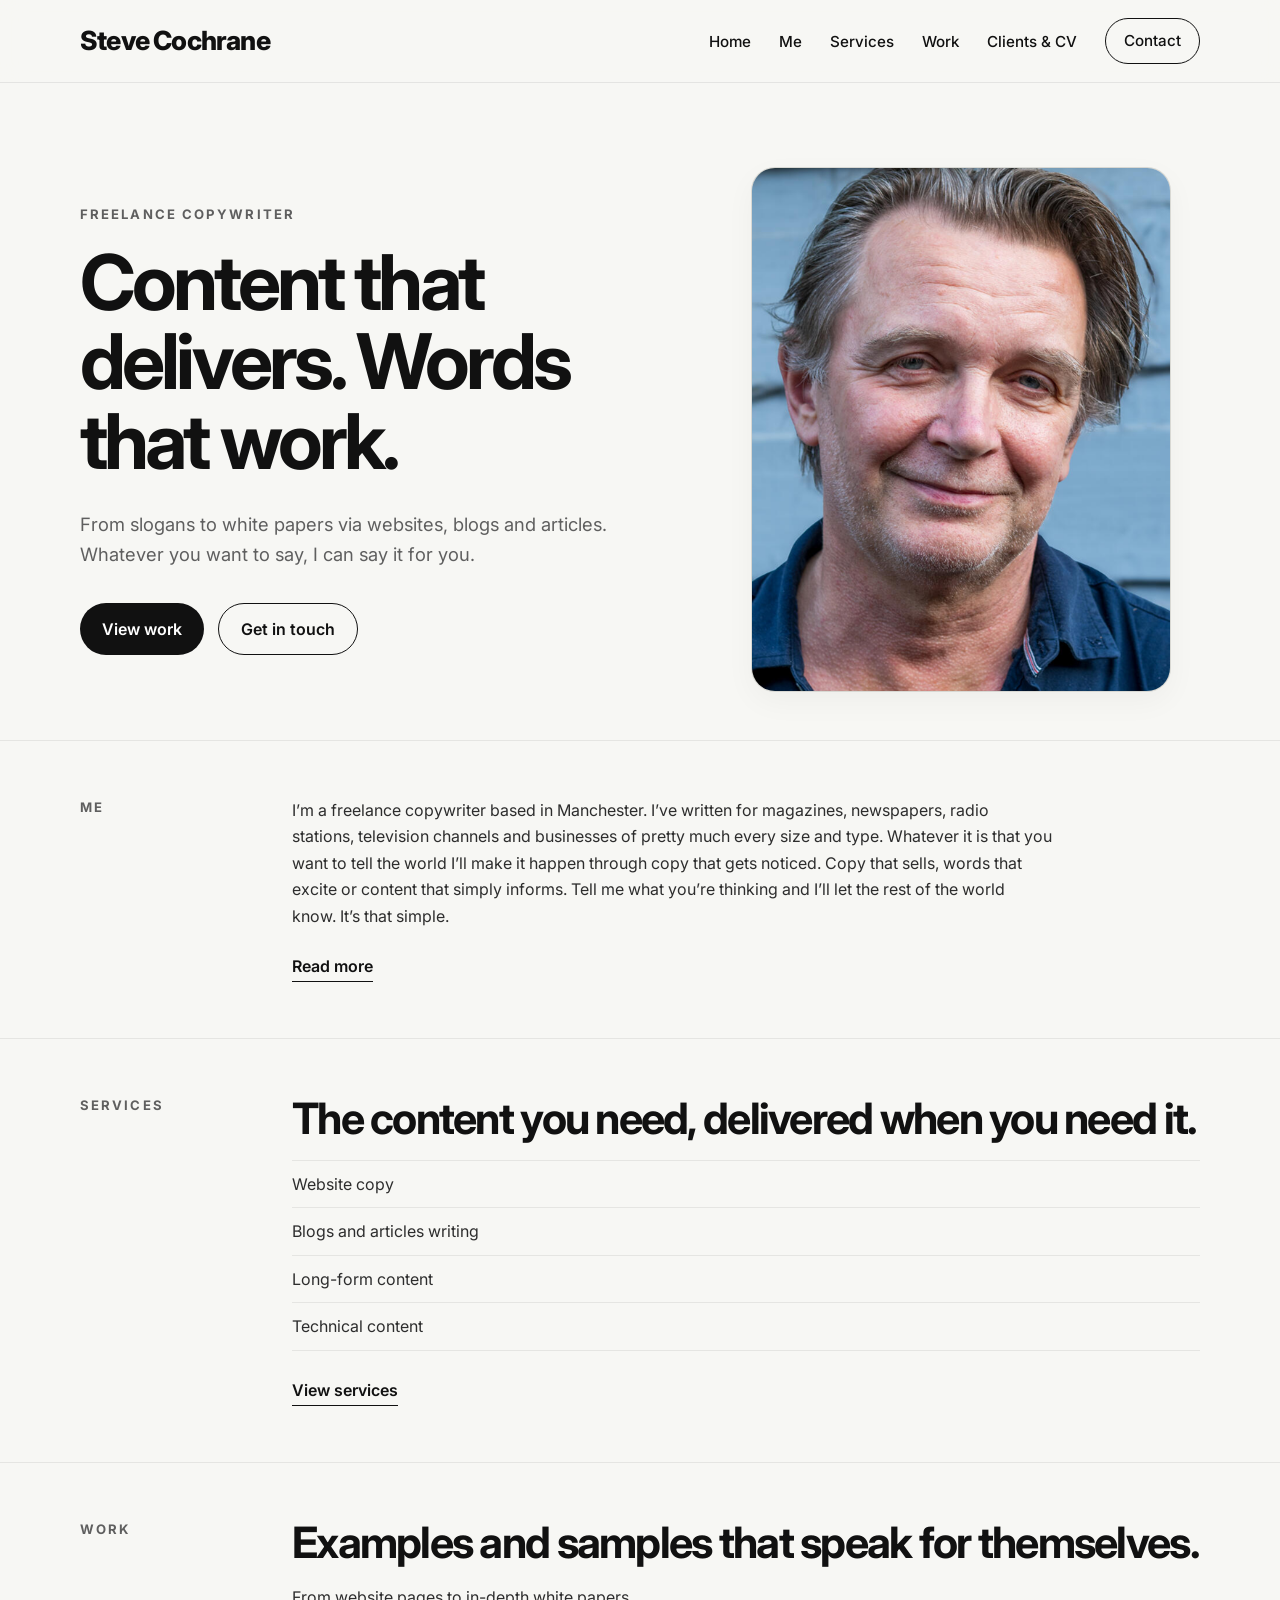
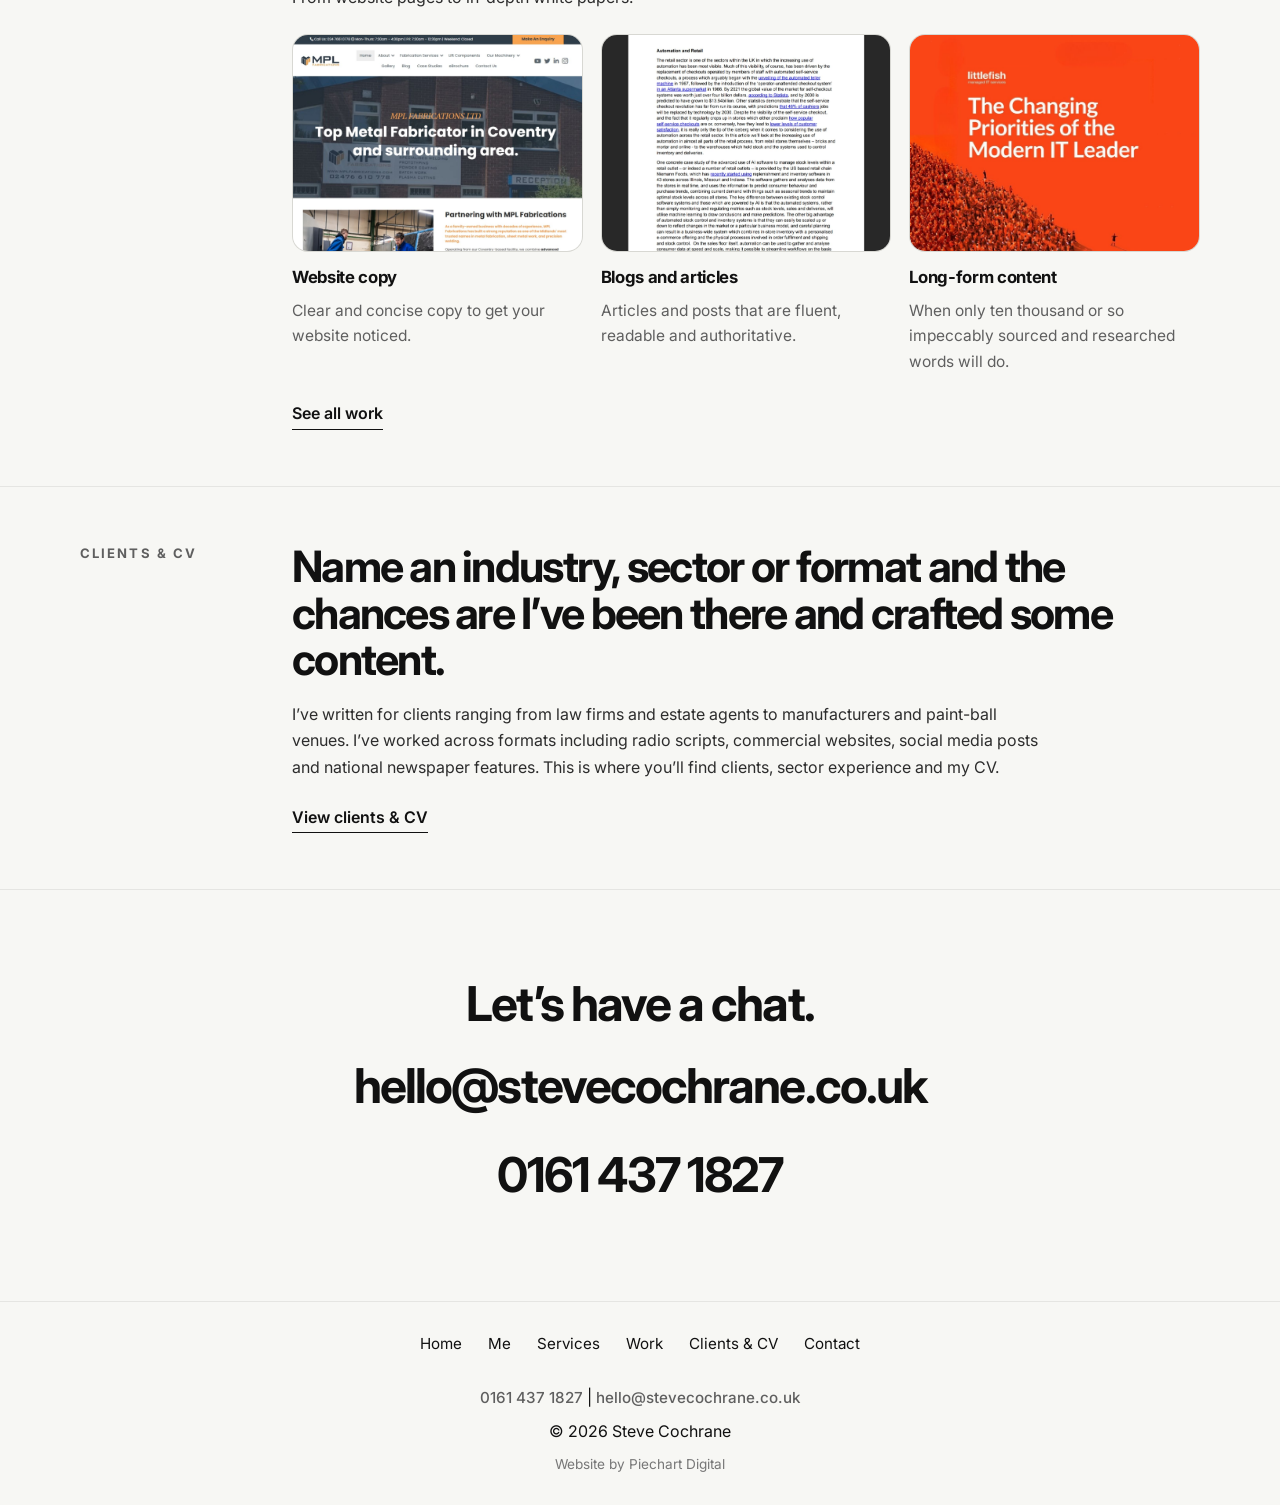
<file: index.html>
<!DOCTYPE html>
<html lang="en-GB">
<head>
  <meta charset="UTF-8" />
  <meta name="viewport" content="width=device-width, initial-scale=1.0" />
  <title>Steve Cochrane | Freelance Copywriter</title>
  <meta
    name="description"
    content="Freelance copywriter Steve Cochrane writes clear, effective copy for websites, articles, white papers and more."
  />
  <link rel="preconnect" href="https://fonts.googleapis.com" />
  <link rel="preconnect" href="https://fonts.gstatic.com" crossorigin />
  <link
    href="https://fonts.googleapis.com/css2?family=Inter:wght@400;500;600;700;800&display=swap"
    rel="stylesheet"
  />
  <link rel="apple-touch-icon" sizes="180x180" href="apple-touch-icon.png">
<link rel="icon" type="image/png" sizes="32x32" href="favicon-32x32.png">
<link rel="icon" type="image/png" sizes="16x16" href="favicon-16x16.png">
<link rel="icon" type="image/x-icon" href="favicon.ico">
<link rel="manifest" href="site.webmanifest">

<link rel="stylesheet" href="css/style.css">
  <link rel="stylesheet" href="css/style.css" />
</head>

<body>
  <a class="skip-link" href="#main">Skip to content</a>

  <!-- HEADER -->
  <header class="site-header">
    <div class="container header-inner">
      <a class="site-logo" href="index.html">Steve Cochrane</a>

      <nav class="site-nav" aria-label="Primary navigation">
        <ul>
          <li><a href="index.html">Home</a></li>
          <li><a href="me.html">Me</a></li>
          <li><a href="services.html">Services</a></li>
          <li><a href="work.html">Work</a></li>
          <li><a href="clients-cv.html">Clients &amp; CV</a></li>
          <li><a class="nav-cta" href="contact.html">Contact</a></li>
        </ul>
      </nav>
    </div>
  </header>

  <!-- MAIN -->
  <main id="main">

    <!-- HERO -->
    <section class="hero">
      <div class="container hero-grid">
        <div class="hero-copy">
          <p class="eyebrow">Freelance Copywriter</p>
          <h1>Content that delivers. Words that work. 
</h1>
          <p class="hero-text">
            From slogans to white papers via websites, blogs and articles. Whatever you want to say, I can say it for you.  
          </p>

          <div class="hero-actions">
            <a class="button button-primary" href="work.html">View work</a>
            <a class="button button-secondary" href="contact.html">Get in touch</a>
          </div>
        </div>

        <div class="hero-image-wrap">
          <img
            src="image/steve.png"
            alt="Portrait of Steve Cochrane"
            class="hero-image"
          />
        </div>
      </div>
    </section>

    <!-- ME PREVIEW -->
    <section class="home-preview-section">
      <div class="container home-preview-grid">
        <div class="home-preview-label">
          <p>Me</p>
        </div>

        <div class="home-preview-content">
                    <p>
            I’m a freelance copywriter based in Manchester. I’ve written for magazines, newspapers, radio stations, television channels and businesses of pretty much every size and type. 
Whatever it is that you want to tell the world I’ll make it happen through copy that gets noticed. Copy that sells, words that excite or content that simply informs. Tell me what you’re thinking and I’ll let the rest of the world know. It’s that simple. 

          </p>
          <a class="text-link" href="me.html">Read more</a>
        </div>
      </div>
    </section>

    <!-- SERVICES PREVIEW -->
    <section class="home-preview-section">
      <div class="container home-preview-grid">
        <div class="home-preview-label">
          <p>Services</p>
        </div>

        <div class="home-preview-content">
          <h2>The content you need, delivered when you need it.</h2>
          <ul class="home-simple-list">
            <li>Website copy</li>
            <li>Blogs and articles writing</li>
            <li>Long-form content</li>
            <li>Technical content</li>
          </ul>
          <a class="text-link" href="services.html">View services</a>
        </div>
      </div>
    </section>

    <!-- WORK PREVIEW WITH IMAGES -->
    <section class="home-preview-section">
      <div class="container home-preview-grid">
        <div class="home-preview-label">
          <p>Work</p>
        </div>

        <div class="home-preview-content">
          <h2>Examples and samples that speak for themselves.</h2>
          <p>
           From website pages to in-depth white papers.

          </p>

          <div class="home-work-thumbs">
            <a class="work-thumb" href="work.html">
              <img src="image/work-mpl.jpg" alt="website copy image preview">
              <div class="work-thumb-copy">
                <h3>Website copy</h3>
                <p>Clear and concise copy to get your website noticed.
</p>
              </div>
            </a>

            <a class="work-thumb" href="work.html">
              <img src="image/blog-copy-preview.jpg" alt="blogs and articles copy image preview">
              <div class="work-thumb-copy">
                <h3>Blogs and articles</h3>
                <p>Articles and posts that are fluent, readable and authoritative. 
</p>
              </div>
            </a>

            <a class="work-thumb" href="work.html">
              <img src="image/longformpreview6.jpg" alt="long form content copy image preview">
              <div class="work-thumb-copy">
                <h3>Long-form content
</h3>
                <p>When only ten thousand or so impeccably sourced and researched words will do.
</p>
              </div>
            </a>
          </div>

          <a class="text-link" href="work.html">See all work</a>
        </div>
      </div>
    </section>

    <!-- CLIENTS & CV -->
    <section class="home-preview-section">
      <div class="container home-preview-grid">
        <div class="home-preview-label">
          <p>Clients &amp; CV</p>
        </div>

        <div class="home-preview-content">
          <h2>Name an industry, sector or format and the chances are I’ve been there and crafted some content. 
</h2>
          <p>
           I’ve written for clients ranging from law firms and estate agents to manufacturers and paint-ball venues. I’ve worked across formats including radio scripts, commercial websites, social media posts and national newspaper features.
This is where you’ll find clients, sector experience and my CV. 

          </p>
          <a class="text-link" href="clients-cv.html">View clients &amp; CV</a>
        </div>
      </div>
    </section>

    <!-- CONTACT BAND -->
    <section class="contact-band">
      <div class="container contact-band-inner">
        <h2>Let’s have a chat.</h2>
        <a href="mailto:hello@stevecochrane.co.uk">hello@stevecochrane.co.uk</a>
        <a href="tel:01614371827">0161 437 1827</a>
      </div>
    </section>

  </main>

    <footer class="site-footer">
    <div class="container footer-main">
      <nav class="footer-nav" aria-label="Footer navigation">
        <ul>
          <li><a href="index.html">Home</a></li>
          <li><a href="me.html">Me</a></li>
          <li><a href="services.html">Services</a></li>
          <li><a href="work.html">Work</a></li>
          <li><a href="clients-cv.html">Clients &amp; CV</a></li>
          <li><a href="contact.html">Contact</a></li>
        </ul>
      </nav>

     <div class="footer-meta">
  <div class="footer-meta-centre">
    <p>
      <a class="footer-contact-item" href="tel:01614371827">0161 437 1827</a>
      <span>|</span>
      <a class="footer-contact-item" href="mailto:hello@stevecochrane.co.uk">hello@stevecochrane.co.uk</a>
    </p>
    <p>© 2026 Steve Cochrane</p>

<p class="site-credit">
  Website by <a href="https://piechartdigital.co.uk" target="_blank" rel="noopener">Piechart Digital</a>
</p>
  </div>
</div>
     
  </footer>

</body>
</html>
</file>
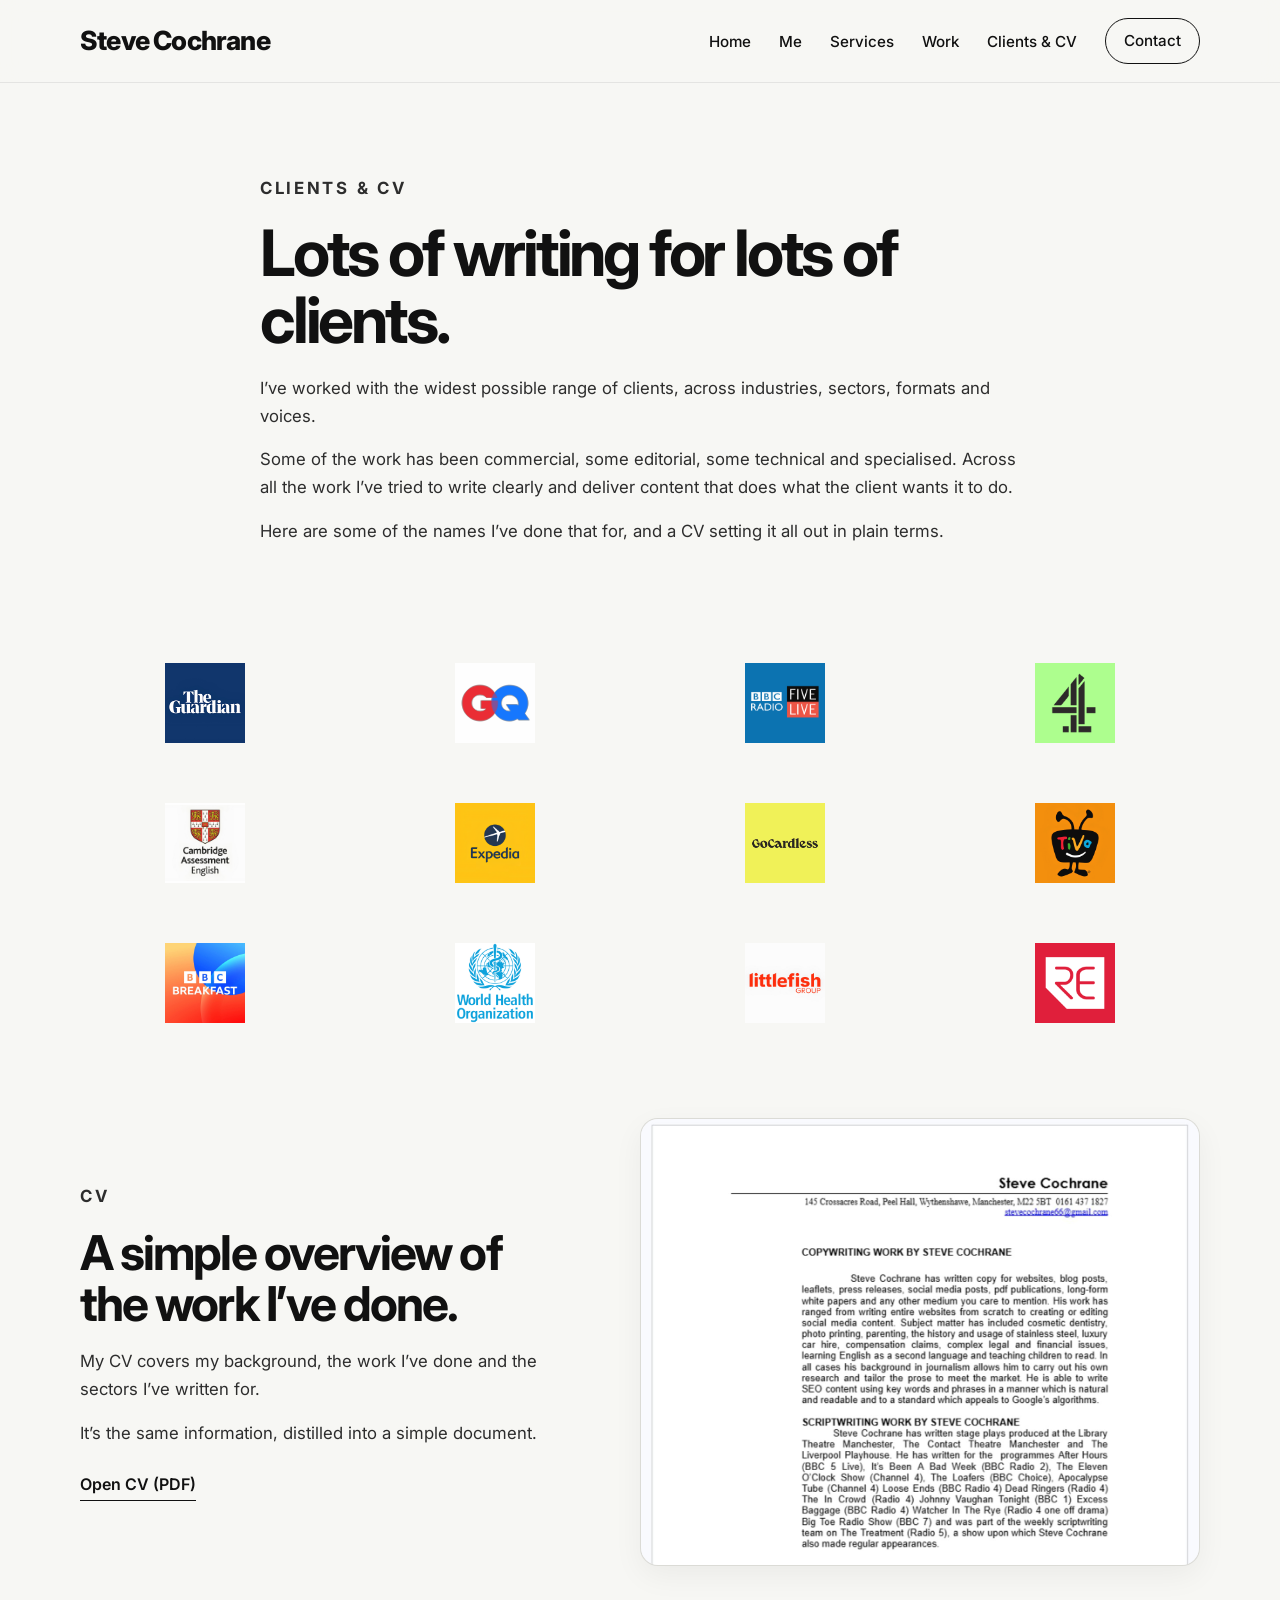
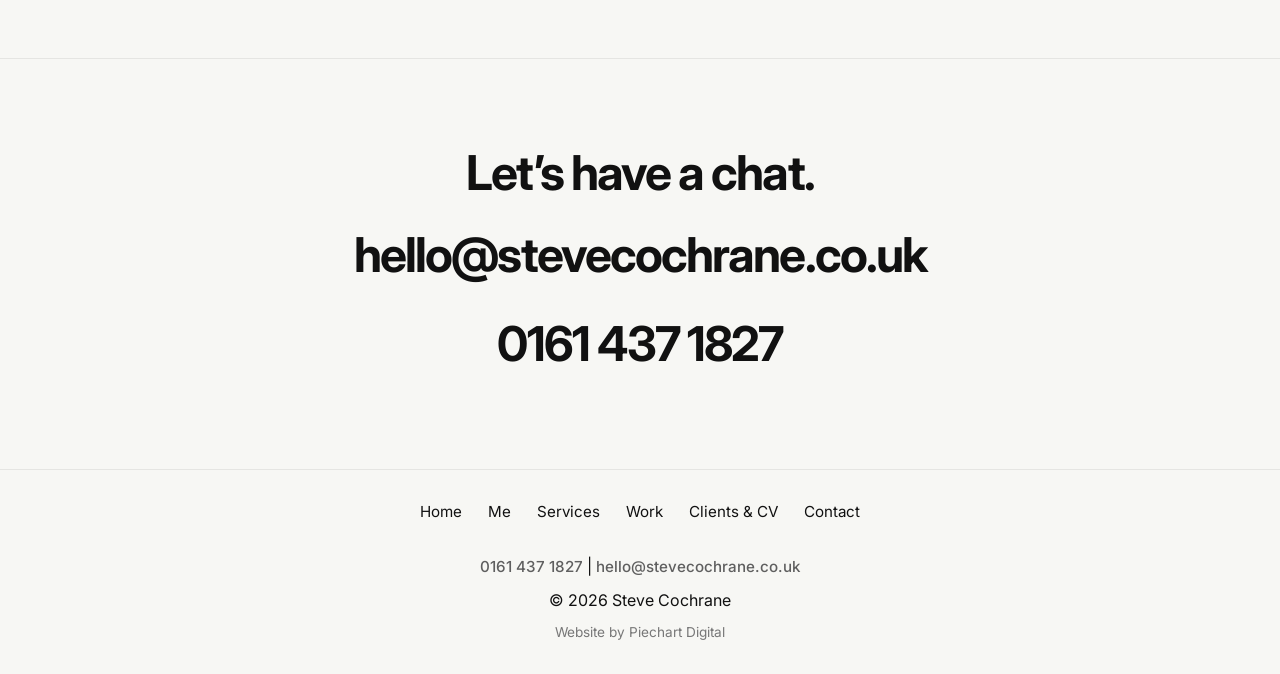
<file: clients-cv.html>
<!DOCTYPE html>
<html lang="en-GB">
<head>
  <meta charset="UTF-8" />
  <meta name="viewport" content="width=device-width, initial-scale=1.0" />
  <title>Clients &amp; CV | Steve Cochrane</title>
  <meta
    name="description"
    content="Client experience and CV for freelance copywriter Steve Cochrane."
  />
  <link rel="preconnect" href="https://fonts.googleapis.com" />
  <link rel="preconnect" href="https://fonts.gstatic.com" crossorigin />
  <link
    href="https://fonts.googleapis.com/css2?family=Inter:wght@400;500;600;700;800&display=swap"
    rel="stylesheet"
  />
  <link rel="apple-touch-icon" sizes="180x180" href="apple-touch-icon.png">
<link rel="icon" type="image/png" sizes="32x32" href="favicon-32x32.png">
<link rel="icon" type="image/png" sizes="16x16" href="favicon-16x16.png">
<link rel="icon" type="image/x-icon" href="favicon.ico">
<link rel="manifest" href="site.webmanifest">

<link rel="stylesheet" href="css/style.css">
  <link rel="stylesheet" href="css/style.css" />
</head>
<body>
  <a class="skip-link" href="#main">Skip to content</a>

  <header class="site-header">
    <div class="container header-inner">
      <a class="site-logo" href="index.html">Steve Cochrane</a>

      <nav class="site-nav" aria-label="Primary navigation">
        <ul>
          <li><a href="index.html">Home</a></li>
          <li><a href="me.html">Me</a></li>
          <li><a href="services.html">Services</a></li>
          <li><a href="work.html">Work</a></li>
          <li><a href="clients-cv.html">Clients &amp; CV</a></li>
          <li><a class="nav-cta" href="contact.html">Contact</a></li>
        </ul>
      </nav>
    </div>
  </header>

  <main id="main">

    <!-- INTRO -->
    <section class="section clients-intro">
      <div class="container clients-intro-inner">
        <p class="section-label">Clients &amp; CV</p>
        <h1>Lots of writing for lots of clients. 
</h1>

        <p>
         I’ve worked with the widest possible range of clients, across industries, sectors, formats and voices.

        </p>

        <p>
          Some of the work has been commercial, some editorial, some technical and specialised. Across all the work I’ve tried to write clearly and deliver content that does what the client wants it to do. 

        </p>

        <p>
         Here are some of the names I’ve done that for, and a CV setting it all out in plain terms. 

        </p>
      </div>
    </section>

    <!-- CLIENT LOGOS -->
    <section class="section client-logos-section">
      <div class="container">
        <div class="client-logos-grid">

          <div class="client-logo-item">
            <img src="image/client1.svg" alt="Client logo" />
          </div>

          <div class="client-logo-item">
            <img src="image/client3.svg" alt="Client logo" />
          </div>

          <div class="client-logo-item">
            <img src="image/client2.svg" alt="Client logo" />
          </div>

          <div class="client-logo-item">
            <img src="image/client4.svg" alt="Client logo" />
          </div>

          <div class="client-logo-item">
            <img src="image/client5.svg" alt="Client logo" />
          </div>

          <div class="client-logo-item">
            <img src="image/client6.png" alt="expedia" />
          </div>

          <div class="client-logo-item">
            <img src="image/client7.svg" alt="go cardless" />
          </div>

          <div class="client-logo-item">
            <img src="image/client9.png" alt="tivo" />
          </div>

          <div class="client-logo-item">
            <img src="image/client10.png" alt="bbc breakfast logo" />
          </div>

          <div class="client-logo-item">
            <img src="image/client11.png" alt="world health organization logo" />
          </div>

            <div class="client-logo-item">
            <img src="image/client12.png" alt="littlefish group logo" />
          </div>

          <div class="client-logo-item">
            <img src="image/client13.png" alt="red evolution logo" />
          </div>

        </div>
      </div>
    </section>

    <!-- CV -->
    <section class="section cv-preview-section">
      <div class="container cv-preview-inner">

        <div class="cv-copy">
          <p class="section-label">CV</p>
          <h2>A simple overview of the work I’ve done. 
</h2>

          <p>
          My CV covers my background, the work I’ve done and the sectors I’ve written for. 

          </p>

          <p>
          It’s the same information, distilled into a simple document.

          </p>

          <a
            class="text-link"
            href="pdf/steve-cochrane-cv.pdf"
            target="_blank"
            rel="noopener noreferrer"
          >
            Open CV (PDF)
          </a>
        </div>

        <a
          class="cv-preview-card"
          href="pdf/steve-cochrane-cv.pdf"
          target="_blank"
          rel="noopener noreferrer"
          aria-label="Open CV PDF"
        >
          <img
            src="image/steve-cochrane-cv-preview.jpg"
            alt="Preview of CV"
          />
        </a>

      </div>
    </section>

    <!-- CONTACT -->
    <section class="contact-band">
      <div class="container contact-band-inner">
        <h2>Let’s have a chat.</h2>
        <a href="mailto:hello@stevecochrane.co.uk">hello@stevecochrane.co.uk</a>
        <a href="tel:01614371827">0161 437 1827</a>
      </div>
    </section>

  </main>

     <footer class="site-footer">
    <div class="container footer-main">
      <nav class="footer-nav" aria-label="Footer navigation">
        <ul>
          <li><a href="index.html">Home</a></li>
          <li><a href="me.html">Me</a></li>
          <li><a href="services.html">Services</a></li>
          <li><a href="work.html">Work</a></li>
          <li><a href="clients-cv.html">Clients &amp; CV</a></li>
          <li><a href="contact.html">Contact</a></li>
        </ul>
      </nav>

     <div class="footer-meta">
  <div class="footer-meta-centre">
    <p>
      <a class="footer-contact-item" href="tel:01614371827">0161 437 1827</a>
      <span>|</span>
      <a class="footer-contact-item" href="mailto:hello@stevecochrane.co.uk">hello@stevecochrane.co.uk</a>
    </p>
    <p>© 2026 Steve Cochrane</p>

<p class="site-credit">
  Website by <a href="https://piechartdigital.co.uk" target="_blank" rel="noopener">Piechart Digital</a>
</p>
  </div>
</div>
     
  </footer>
</body>
</html>
</file>
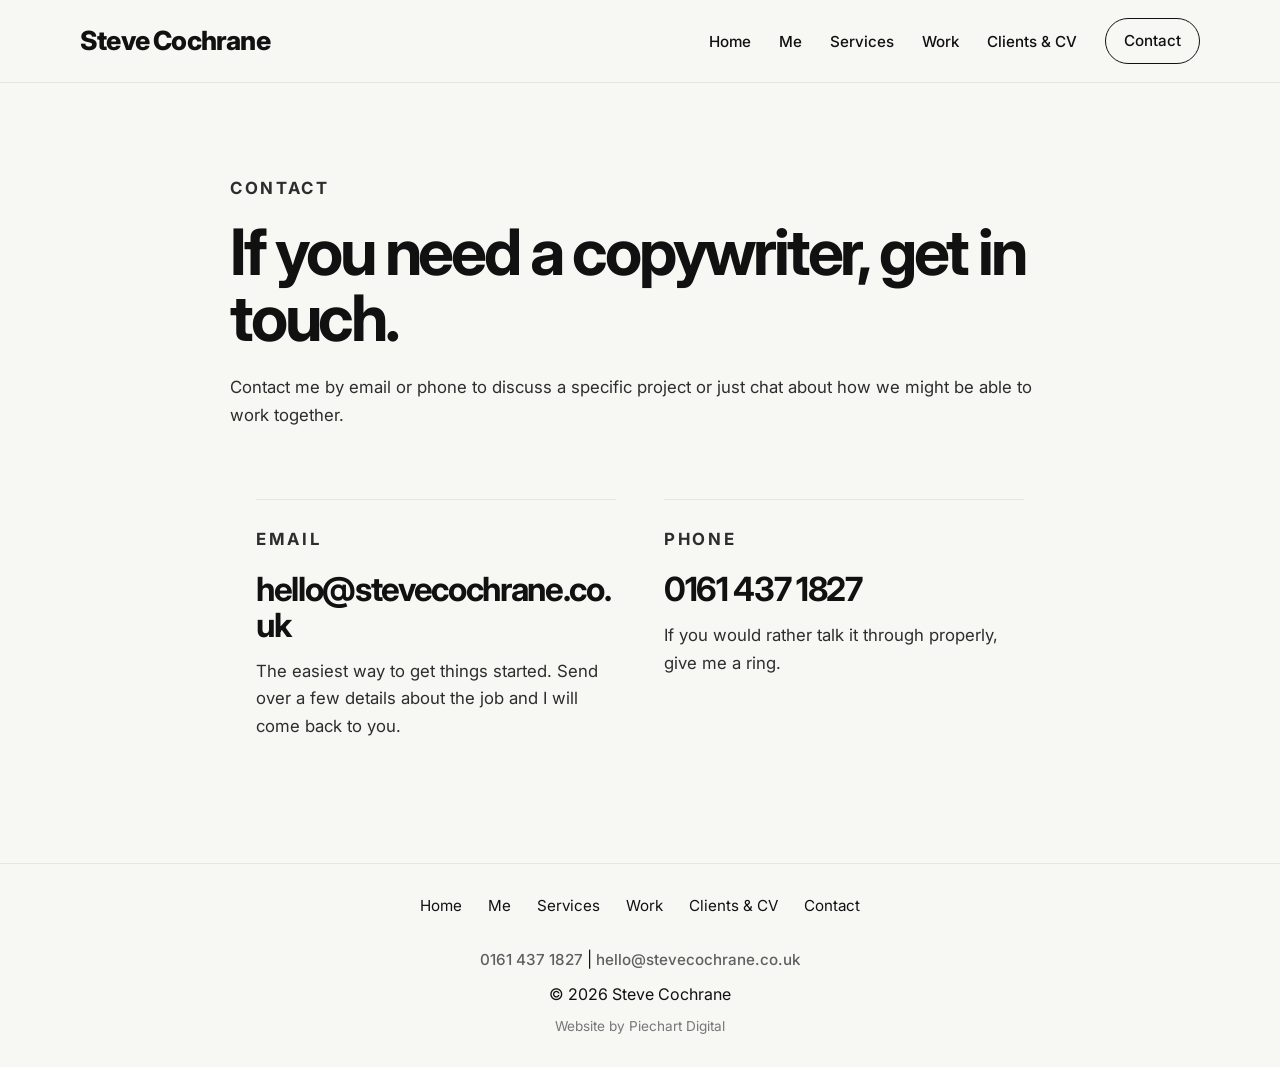
<file: contact.html>
<!DOCTYPE html>
<html lang="en-GB">
<head>
  <meta charset="UTF-8" />
  <meta name="viewport" content="width=device-width, initial-scale=1.0" />
  <title>Contact | Steve Cochrane</title>
  <meta
    name="description"
    content="Get in touch with freelance copywriter Steve Cochrane about website copy, articles, long-form content and more."
  />
  <link rel="preconnect" href="https://fonts.googleapis.com" />
  <link rel="preconnect" href="https://fonts.gstatic.com" crossorigin />
  <link
    href="https://fonts.googleapis.com/css2?family=Inter:wght@400;500;600;700;800&display=swap"
    rel="stylesheet"
  />
  <link rel="apple-touch-icon" sizes="180x180" href="apple-touch-icon.png">
<link rel="icon" type="image/png" sizes="32x32" href="favicon-32x32.png">
<link rel="icon" type="image/png" sizes="16x16" href="favicon-16x16.png">
<link rel="icon" type="image/x-icon" href="favicon.ico">
<link rel="manifest" href="site.webmanifest">

<link rel="stylesheet" href="css/style.css">
  <link rel="stylesheet" href="css/style.css" />
</head>
<body>
  <a class="skip-link" href="#main">Skip to content</a>

  <header class="site-header">
    <div class="container header-inner">
      <a class="site-logo" href="index.html">Steve Cochrane</a>

      <nav class="site-nav" aria-label="Primary navigation">
        <ul>
          <li><a href="index.html">Home</a></li>
          <li><a href="me.html">Me</a></li>
          <li><a href="services.html">Services</a></li>
          <li><a href="work.html">Work</a></li>
          <li><a href="clients-cv.html">Clients &amp; CV</a></li>
          <li><a class="nav-cta" href="contact.html">Contact</a></li>
        </ul>
      </nav>
    </div>
  </header>

  <main id="main">
    <section class="section contact-page-intro">
      <div class="container contact-page-inner">
        <p class="section-label">Contact</p>
        <h1>If you need a copywriter, get in touch.</h1>

        <p>
         Contact me by email or phone to discuss a specific project or just chat about how we might be able to work together. 

        </p>

     </div>
    </section>

    <section class="section contact-methods-section">
      <div class="container contact-methods-grid">
        <article class="contact-method-card">
          <p class="contact-method-label">Email</p>
          <h2 class="contact-value">
            <a href="mailto:hello@stevecochrane.co.uk">hello@stevecochrane.co.uk</a>
          </h2>
          <p>
           The easiest way to get things started. Send over a few details about the job and I will come back to you.

          </p>
        </article>

        <article class="contact-method-card">
          <p class="contact-method-label">Phone</p>
          <h2 class="contact-value">
            <a href="tel:01614371827">0161 437 1827</a>
          </h2>
          <p>
           If you would rather talk it through properly, give me a ring.
          </p>
        </article>

        
      </div>
    </section>

    
  </main>

      <footer class="site-footer">
    <div class="container footer-main">
      <nav class="footer-nav" aria-label="Footer navigation">
        <ul>
          <li><a href="index.html">Home</a></li>
          <li><a href="me.html">Me</a></li>
          <li><a href="services.html">Services</a></li>
          <li><a href="work.html">Work</a></li>
          <li><a href="clients-cv.html">Clients &amp; CV</a></li>
          <li><a href="contact.html">Contact</a></li>
        </ul>
      </nav>

     <div class="footer-meta">
  <div class="footer-meta-centre">
    <p>
      <a class="footer-contact-item" href="tel:01614371827">0161 437 1827</a>
      <span>|</span>
      <a class="footer-contact-item" href="mailto:hello@stevecochrane.co.uk">hello@stevecochrane.co.uk</a>
    </p>
     <p>© 2026 Steve Cochrane</p>

<p class="site-credit">
  Website by <a href="https://piechartdigital.co.uk" target="_blank" rel="noopener">Piechart Digital</a>
</p>
  </div>
</div>
     
  </footer>
</body>
</html>
</file>
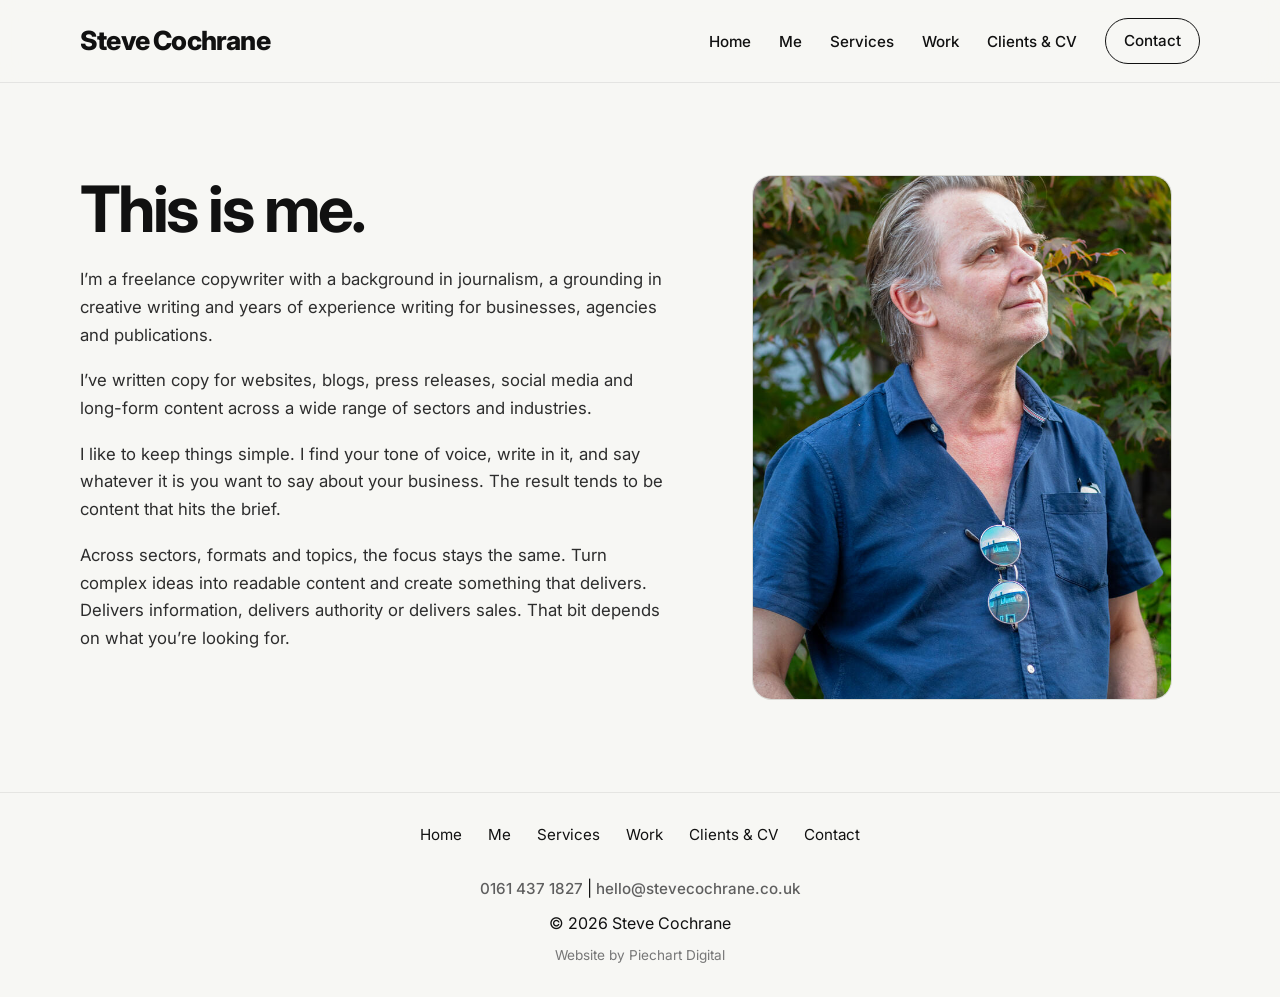
<file: me.html>
<!DOCTYPE html>
<html lang="en-GB">
<head>
  <meta charset="UTF-8" />
  <meta name="viewport" content="width=device-width, initial-scale=1.0" />
  <title>Me | Steve Cochrane</title>
  <meta
    name="description"
    content="Learn more about Steve Cochrane, freelance copywriter."
  />
  <link rel="preconnect" href="https://fonts.googleapis.com" />
  <link rel="preconnect" href="https://fonts.gstatic.com" crossorigin />
  <link
    href="https://fonts.googleapis.com/css2?family=Inter:wght@400;500;600;700;800&display=swap"
    rel="stylesheet"
  />
  <link rel="apple-touch-icon" sizes="180x180" href="apple-touch-icon.png">
<link rel="icon" type="image/png" sizes="32x32" href="favicon-32x32.png">
<link rel="icon" type="image/png" sizes="16x16" href="favicon-16x16.png">
<link rel="icon" type="image/x-icon" href="favicon.ico">
<link rel="manifest" href="site.webmanifest">

<link rel="stylesheet" href="css/style.css">
  <link rel="stylesheet" href="css/style.css" />
</head>
<body>
  <a class="skip-link" href="#main">Skip to content</a>

  <header class="site-header">
    <div class="container header-inner">
      <a class="site-logo" href="index.html">Steve Cochrane</a>

      <nav class="site-nav" aria-label="Primary navigation">
        <ul>
          <li><a href="index.html">Home</a></li>
          <li><a href="me.html">Me</a></li>
          <li><a href="services.html">Services</a></li>
          <li><a href="work.html">Work</a></li>
          <li><a href="clients-cv.html">Clients &amp; CV</a></li>
          <li><a class="nav-cta" href="contact.html">Contact</a></li>
        </ul>
      </nav>
    </div>
  </header>

  <main id="main">
    <section class="section">
      <div class="container bio-grid">

        <div class="bio-copy">
          <h1>This is me.</h1>

        <p>I’m a freelance copywriter with a background in journalism, a grounding in creative writing and years of experience writing for businesses, agencies and publications.</p>
<p>I’ve written copy for websites, blogs, press releases, social media and long-form content across a wide range of sectors and industries.</p>
<p>I like to keep things simple. I find your tone of voice, write in it, and say whatever it is you want to say about your business. The result tends to be content that hits the brief. </p>
<p>Across sectors, formats and topics, the focus stays the same. Turn complex ideas into readable content and create something that delivers. Delivers information, delivers authority or delivers sales. That bit depends on what you’re looking for. 
        </p>
        </div>

        <div class="bio-image-wrap">
          <img
            src="image/steve-about-me.jpg"
            alt="Steve Cochrane"
            class="bio-image"
          />
        </div>

      </div>
    </section>
  </main>
     <footer class="site-footer">
    <div class="container footer-main">
      <nav class="footer-nav" aria-label="Footer navigation">
        <ul>
          <li><a href="index.html">Home</a></li>
          <li><a href="me.html">Me</a></li>
          <li><a href="services.html">Services</a></li>
          <li><a href="work.html">Work</a></li>
          <li><a href="clients-cv.html">Clients &amp; CV</a></li>
          <li><a href="contact.html">Contact</a></li>
        </ul>
      </nav>

     <div class="footer-meta">
  <div class="footer-meta-centre">
    <p>
      <a class="footer-contact-item" href="tel:01614371827">0161 437 1827</a>
      <span>|</span>
      <a class="footer-contact-item" href="mailto:hello@stevecochrane.co.uk">hello@stevecochrane.co.uk</a>
    </p>
     <p>© 2026 Steve Cochrane</p>

<p class="site-credit">
  Website by <a href="https://piechartdigital.co.uk" target="_blank" rel="noopener">Piechart Digital</a>
</p>
  </div>
</div>
     
  </footer>
</body>
</html>
</file>
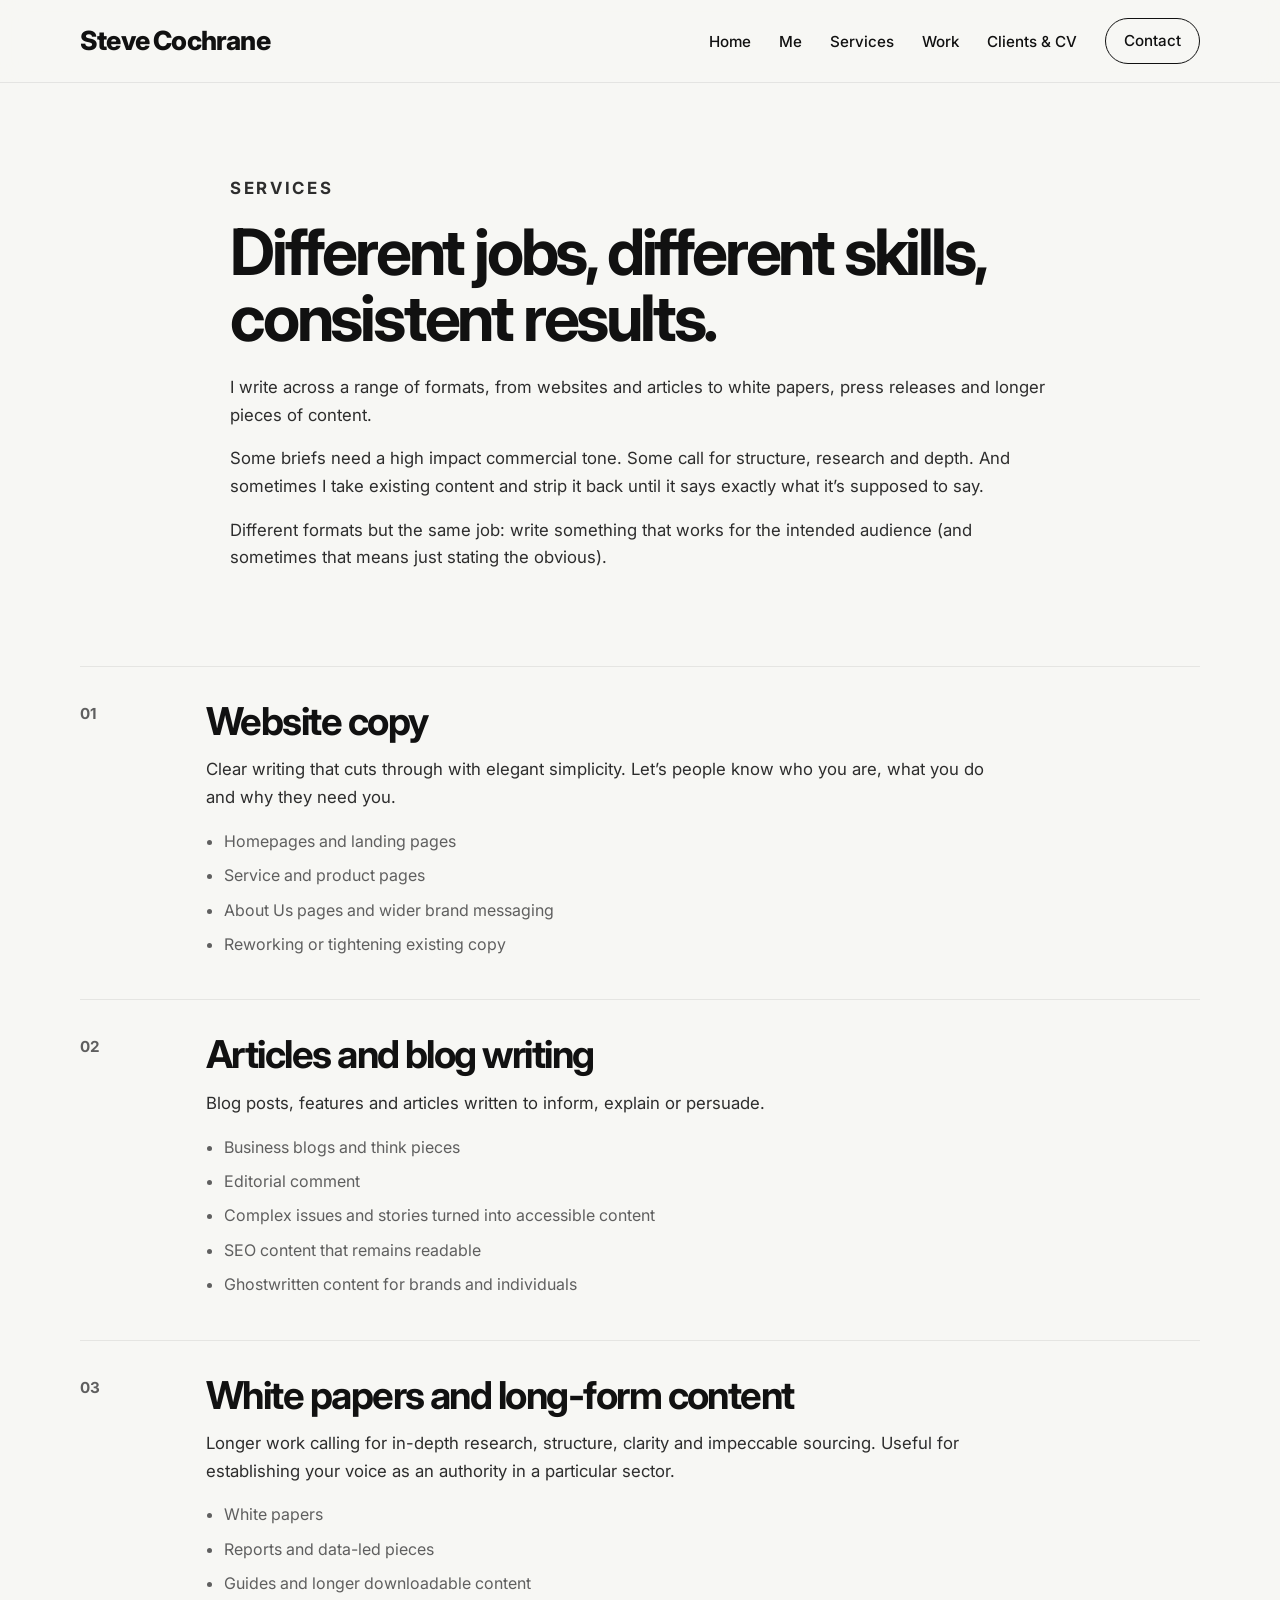
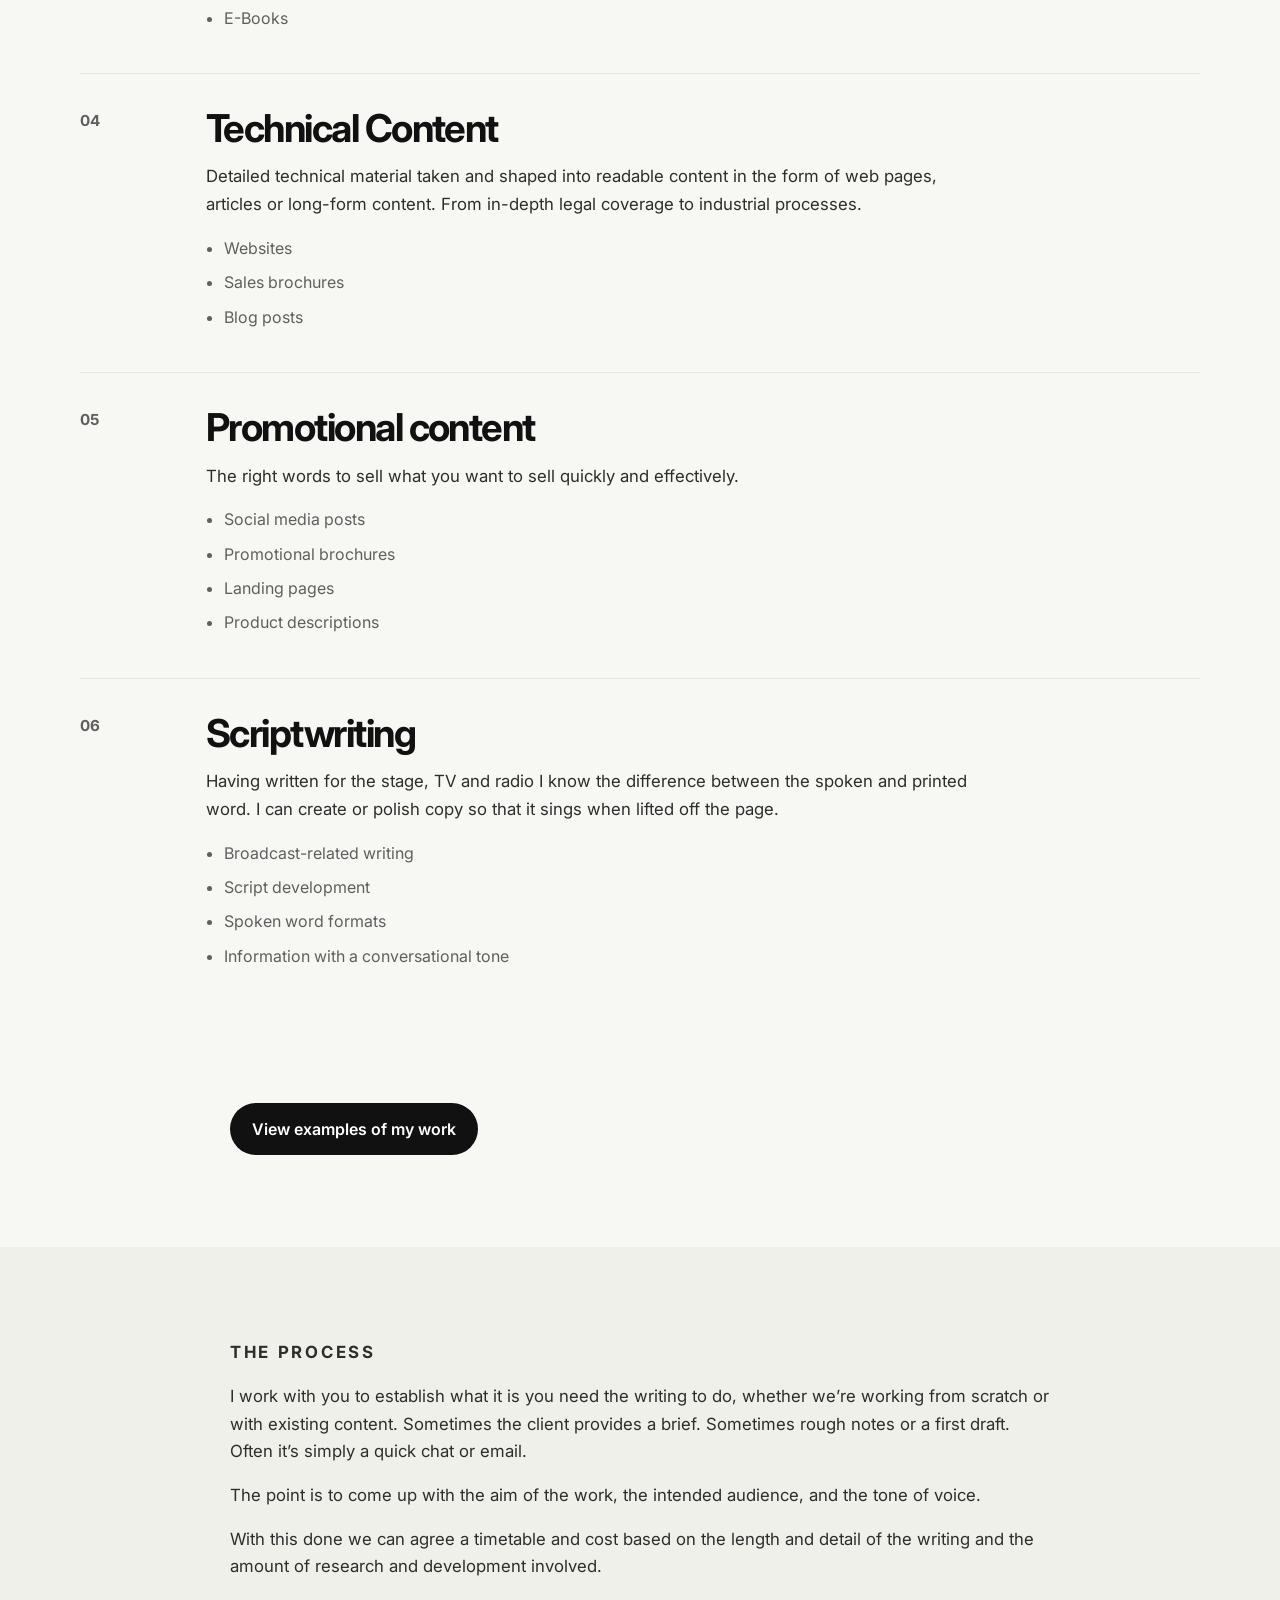
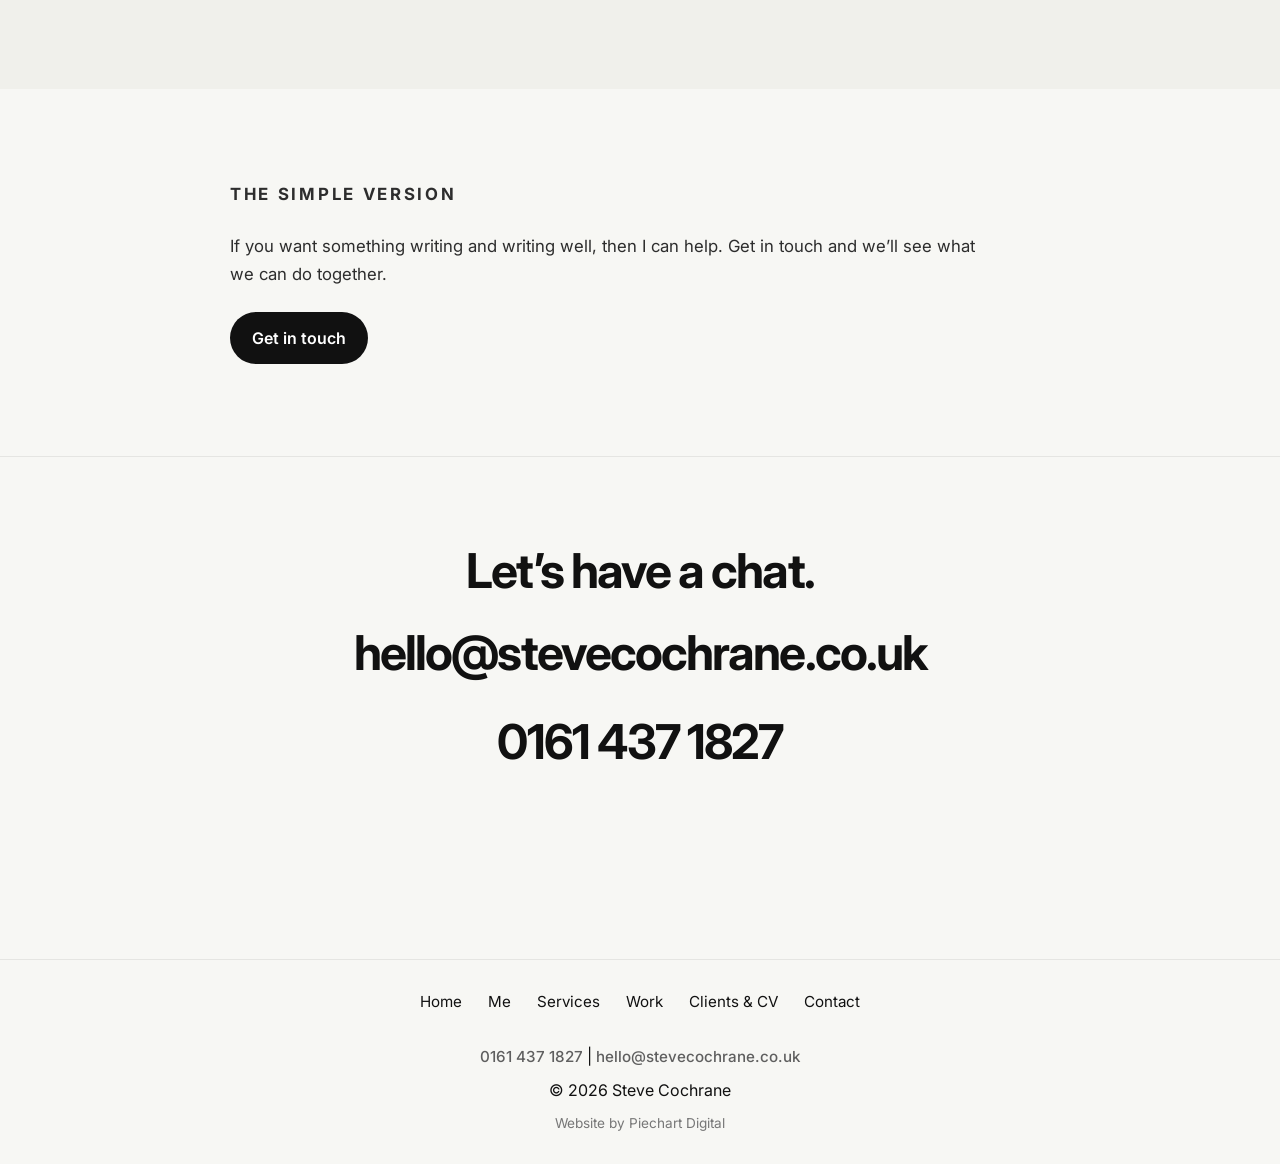
<file: services.html>
<!DOCTYPE html>
<html lang="en-GB">
<head>
  <meta charset="UTF-8" />
  <meta name="viewport" content="width=device-width, initial-scale=1.0" />
  <title>Services | Steve Cochrane</title>
  <meta
    name="description"
    content="Copywriting services by Steve Cochrane, including website copy, articles, blogs, white papers, press releases and more."
  />
  <link rel="preconnect" href="https://fonts.googleapis.com" />
  <link rel="preconnect" href="https://fonts.gstatic.com" crossorigin />
  <link
    href="https://fonts.googleapis.com/css2?family=Inter:wght@400;500;600;700;800&display=swap"
    rel="stylesheet"
  />
  <link rel="apple-touch-icon" sizes="180x180" href="apple-touch-icon.png">
<link rel="icon" type="image/png" sizes="32x32" href="favicon-32x32.png">
<link rel="icon" type="image/png" sizes="16x16" href="favicon-16x16.png">
<link rel="icon" type="image/x-icon" href="favicon.ico">
<link rel="manifest" href="site.webmanifest">

<link rel="stylesheet" href="css/style.css">
  <link rel="stylesheet" href="css/style.css" />
</head>
<body>
  <a class="skip-link" href="#main">Skip to content</a>

  <header class="site-header">
    <div class="container header-inner">
      <a class="site-logo" href="index.html">Steve Cochrane</a>

      <nav class="site-nav" aria-label="Primary navigation">
        <ul>
          <li><a href="index.html">Home</a></li>
          <li><a href="me.html">Me</a></li>
          <li><a href="services.html">Services</a></li>
          <li><a href="work.html">Work</a></li>
          <li><a href="clients-cv.html">Clients &amp; CV</a></li>
          <li><a class="nav-cta" href="contact.html">Contact</a></li>
        </ul>
      </nav>
    </div>
  </header>

  <main id="main">
    <section class="section services-intro">
      <div class="container services-intro-inner">
        <p class="section-label">Services</p>
        <h1>Different jobs, different skills, consistent results.
</h1>

        <p>
         I write across a range of formats, from websites and articles to white papers, press releases and longer pieces of content.

        </p>

        <p>
         Some briefs need a high impact commercial tone. Some call for structure, research and depth. And sometimes I take existing content and strip it back until it says exactly what it’s supposed to say. 

        </p>

        <p>
       Different formats but the same job: write something that works for the intended audience (and sometimes that means just stating the obvious).   

        </p>
      </div>
    </section>

    <section class="section services-list-section">
      <div class="container">

        <article class="service-row">
          <div class="service-row-label">
            <p>01</p>
          </div>
          <div class="service-row-content">
            <h2>Website copy</h2>
            <p>
             Clear writing that cuts through with elegant simplicity. Let’s people know who you are, what you do and why they need you. 

            </p>
            <ul>
              <li>Homepages and landing pages</li>
              <li>Service and product pages</li>
              <li>About Us pages and wider brand messaging</li>
              <li>Reworking or tightening existing copy</li>
            </ul>
          </div>
        </article>

        <article class="service-row">
          <div class="service-row-label">
            <p>02</p>
          </div>
          <div class="service-row-content">
            <h2>Articles and blog writing</h2>
            <p>
              Blog posts, features and articles written to inform, explain or persuade.

            </p>
            <ul>
              <li>Business blogs and think pieces
</li>
              <li>Editorial comment
</li>
              <li>Complex issues and stories turned into accessible content
</li>
              <li>SEO content that remains readable
</li>
              <li>Ghostwritten content for brands and individuals</li>
            </ul>
          </div>
        </article>

        <article class="service-row">
          <div class="service-row-label">
            <p>03</p>
          </div>
          <div class="service-row-content">
            <h2>White papers and long-form content</h2>
            <p>
              Longer work calling for in-depth research, structure, clarity and impeccable sourcing. Useful for establishing your voice as an authority in a particular sector.

            </p>
            <ul>
              <li>White papers</li>
              <li>Reports and data-led pieces
</li>
              <li>Guides and longer downloadable content
</li>
              <li>E-Books</li>
            </ul>
          </div>
        </article>

        <article class="service-row">
          <div class="service-row-label">
            <p>04</p>
          </div>
          <div class="service-row-content">
            <h2>Technical Content</h2>
            <p>
              Detailed technical material taken and shaped into readable content in the form of web pages, articles or long-form content. From in-depth legal coverage to industrial processes. 

            </p>
            <ul>
              <li>Websites</li>
              <li>Sales brochures</li>
              <li>Blog posts</li>
            </ul>
          </div>
        </article>

        <article class="service-row">
          <div class="service-row-label">
            <p>05</p>
          </div>
          <div class="service-row-content">
            <h2>Promotional content
</h2>
            <p>
              The right words to sell what you want to sell quickly and effectively.
            </p>
            <ul>
              <li>Social media posts
</li>
              <li>Promotional brochures 
</li>
              <li>Landing pages
</li>
              <li>Product descriptions 
</li>
            </ul>
          </div>
        </article>

        <article class="service-row">
          <div class="service-row-label">
            <p>06</p>
          </div>
          <div class="service-row-content">
            <h2>Scriptwriting</h2>
            <p>
             Having written for the stage, TV and radio I know the difference between the spoken and printed word. I can create or polish copy so that it sings when lifted off the page. 

            </p>
            <ul>
              <li>Broadcast-related writing</li>
              <li>Script development</li>
              <li>Spoken word formats</li>
              <li>Information with a conversational tone
</li>
            </ul>
                    
          </div>
        </article>
            <section class="section services-closing-section">
      <div class="container services-closing-inner">
       
       <a class="button button-primary" href="work.html">View examples of my work</a>
      </div>
    </section>

      </div>
   
    <section class="section how-i-work-section">
      <div class="container how-i-work-inner">
        <p class="section-label">The Process</p>
    

        <p>
         I work with you to establish what it is you need the writing to do, whether we’re working from scratch or with existing content. Sometimes the client provides a brief. Sometimes rough notes or a first draft. Often it’s simply a quick chat or email. 
        </p>

        <p>
         The point is to come up with the aim of the work, the intended audience, and the tone of voice. 

        </p>

        <p>
          With this done we can agree a timetable and cost based on the length and detail of the writing and the amount of research and development involved. 

        </p>
      </div>
    </section>

    <section class="section services-closing-section">
      <div class="container services-closing-inner">
        <p class="section-label">The simple version 
</p>        <p>
         If you want something writing and writing well, then I can help. Get in touch and we’ll see what we can do together. 
        </p>
        <a class="button button-primary" href="contact.html">Get in touch</a>
      </div>
    </section>

    <section class="contact-band">
      <div class="container contact-band-inner">
        <h2>Let’s have a chat.</h2>
        <a href="mailto:hello@stevecochrane.co.uk">hello@stevecochrane.co.uk</a>
        <a href="tel:01614371827">0161 437 1827</a>
      </div>
    </section>
  </main>

       <footer class="site-footer">
    <div class="container footer-main">
      <nav class="footer-nav" aria-label="Footer navigation">
        <ul>
          <li><a href="index.html">Home</a></li>
          <li><a href="me.html">Me</a></li>
          <li><a href="services.html">Services</a></li>
          <li><a href="work.html">Work</a></li>
          <li><a href="clients-cv.html">Clients &amp; CV</a></li>
          <li><a href="contact.html">Contact</a></li>
        </ul>
      </nav>

     <div class="footer-meta">
  <div class="footer-meta-centre">
    <p>
      <a class="footer-contact-item" href="tel:01614371827">0161 437 1827</a>
      <span>|</span>
      <a class="footer-contact-item" href="mailto:hello@stevecochrane.co.uk">hello@stevecochrane.co.uk</a>
    </p>
     <p>© 2026 Steve Cochrane</p>

<p class="site-credit">
  Website by <a href="https://piechartdigital.co.uk" target="_blank" rel="noopener">Piechart Digital</a>
</p>
  </div>
</div>
     
  </footer>
</body>
</html>
</file>
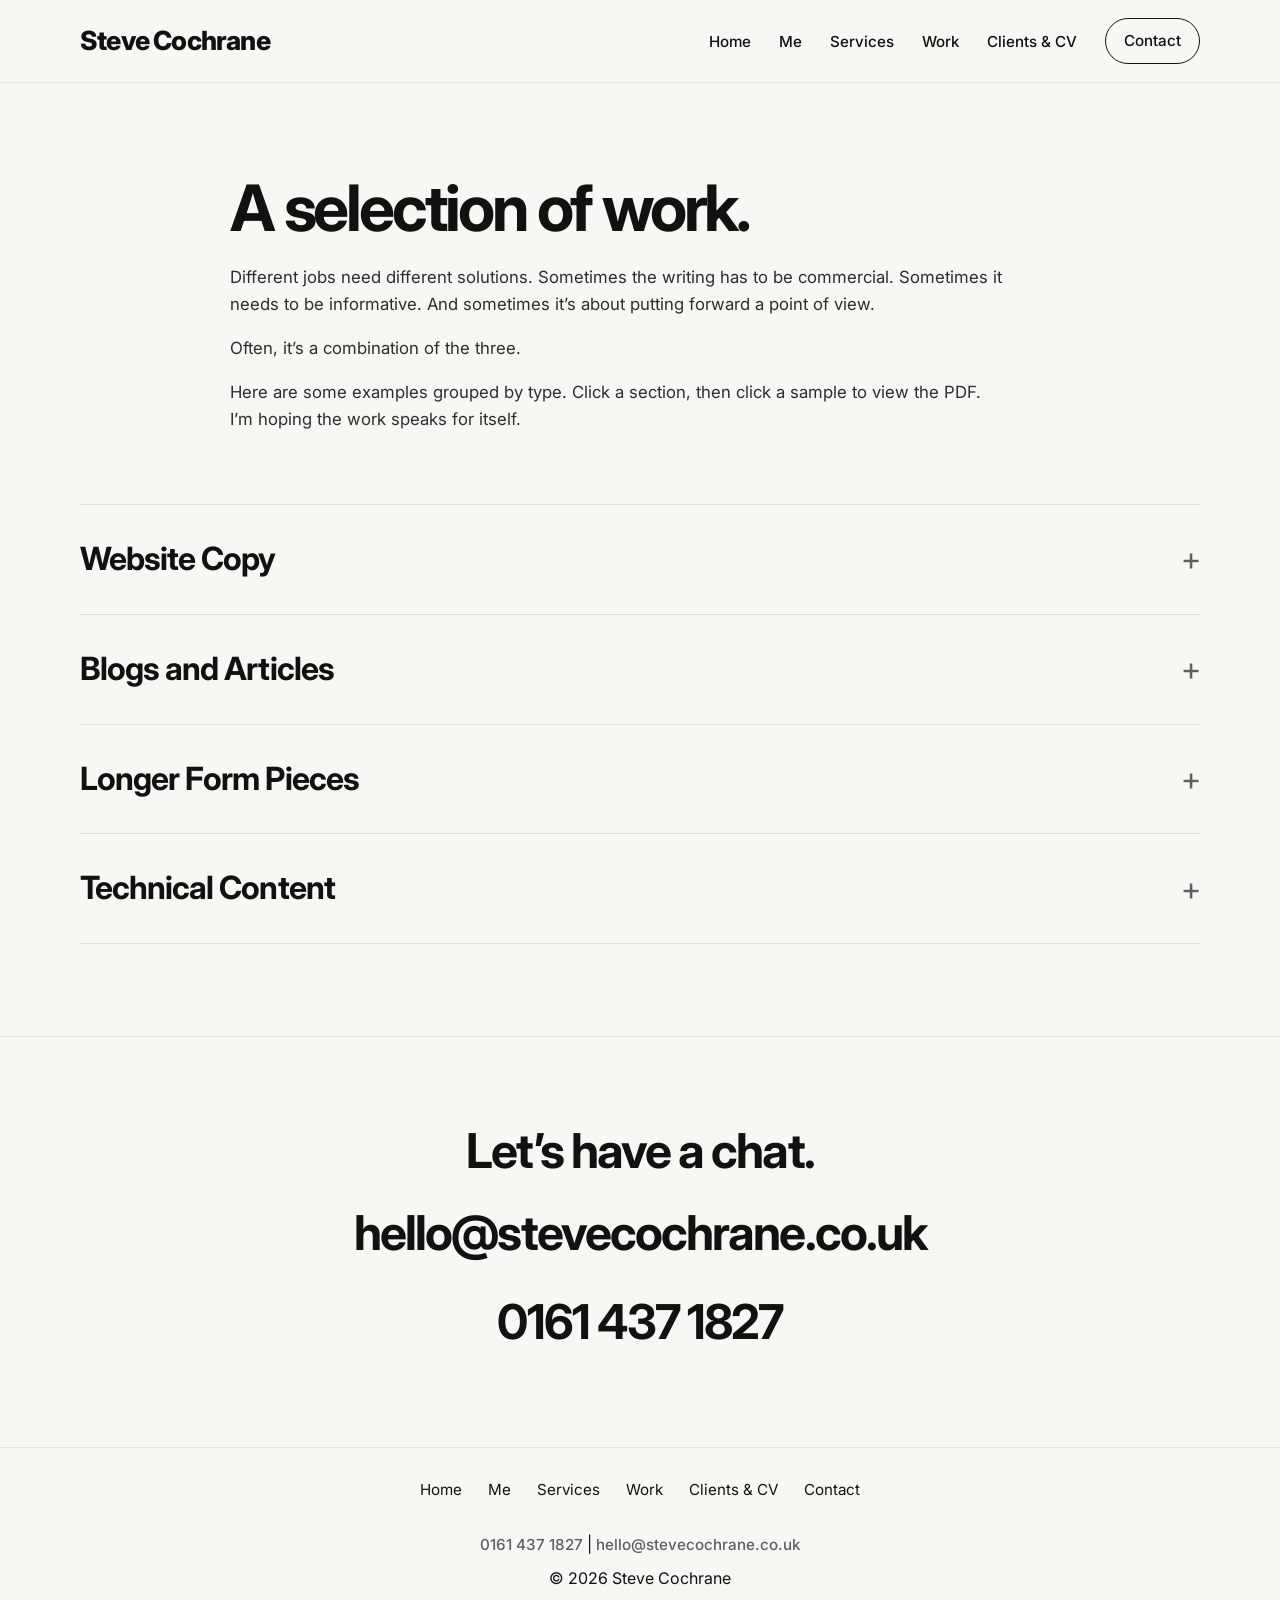
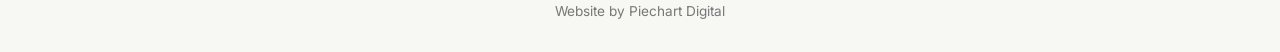
<file: work.html>
<!DOCTYPE html>
<html lang="en-GB">
<head>
  <meta charset="UTF-8" />
  <meta name="viewport" content="width=device-width, initial-scale=1.0" />
  <title>Work | Steve Cochrane</title>
  <meta
    name="description"
    content="Examples of copywriting work by Steve Cochrane, including website copywriting, concepts, advertising copy, and blog articles."
  />
  <link rel="preconnect" href="https://fonts.googleapis.com" />
  <link rel="preconnect" href="https://fonts.gstatic.com" crossorigin />
  <link
    href="https://fonts.googleapis.com/css2?family=Inter:wght@400;500;600;700;800&display=swap"
    rel="stylesheet"
  />
  <link rel="apple-touch-icon" sizes="180x180" href="apple-touch-icon.png">
<link rel="icon" type="image/png" sizes="32x32" href="favicon-32x32.png">
<link rel="icon" type="image/png" sizes="16x16" href="favicon-16x16.png">
<link rel="icon" type="image/x-icon" href="favicon.ico">
<link rel="manifest" href="site.webmanifest">

<link rel="stylesheet" href="css/style.css">
  <link rel="stylesheet" href="css/style.css" />
</head>
<body>
  <a class="skip-link" href="#main">Skip to content</a>

  <header class="site-header">
    <div class="container header-inner">
      <a class="site-logo" href="index.html">Steve Cochrane</a>

      <nav class="site-nav" aria-label="Primary navigation">
        <ul>
          <li><a href="index.html">Home</a></li>
          <li><a href="me.html">Me</a></li>
          <li><a href="services.html">Services</a></li>
          <li><a href="work.html">Work</a></li>
          <li><a href="clients-cv.html">Clients &amp; CV</a></li>
          <li><a class="nav-cta" href="contact.html">Contact</a></li>
        </ul>
      </nav>
    </div>
  </header>

  <main id="main">
    <section class="section work-page-intro">
      <div class="container work-page-intro-inner">
        <h1>A selection of work. 
</h1>
        <p>
        Different jobs need different solutions. Sometimes the writing has to be commercial. Sometimes it needs to be informative. And sometimes it’s about putting forward a point of view.

        </p>
        <p>Often, it’s a combination of the three. 
</p>
        <p>
         Here are some examples grouped by type. Click a section, then click a sample to view the PDF. 
          <br>I’m hoping the work speaks for itself. 

        </p>
      </div>
    </section>

    <section class="section work-accordion-section">
      <div class="container">

        <details class="work-accordion">
          <summary>Website Copy</summary>
          <div class="work-accordion-panel">
            <div class="work-example-grid">

          <article class="work-example-card">
  <a class="work-example-image" href="https://www.atlasforklift.co.uk/" target="_blank" rel="noopener noreferrer">
    <img src="image/work-atlas.jpg" alt="Atlas Forklift website copywriting example" />
  
  <div class="work-example-copy">
    <h3>Atlas Forklift</h3>
    </a>
  </div>
</article>

<article class="work-example-card">
  <a class="work-example-image" href="https://www.blindbolt.co.uk/" target="_blank" rel="noopener noreferrer">
    <img src="image/work-blindbolt.jpg" alt="Blind Bolt website copywriting example" />
 
  <div class="work-example-copy">
    <h3>Blind Bolt</h3>
    </a>
  </div>
</article>

<article class="work-example-card">
  <a class="work-example-image" href="http://www.claims4free.co.uk/" target="_blank" rel="noopener noreferrer">
    <img src="image/work-claims4free.jpg" alt="Claims4Free.co.uk website copywriting example" />

  <div class="work-example-copy">
    <h3>Claims4Free.co.uk</h3>
  </a>
  </div>
</article>

<article class="work-example-card">
  <a class="work-example-image" href="http://www.cotels.co.uk/" target="_blank" rel="noopener noreferrer">
    <img src="image/work-cotels.jpg" alt="Cotels website copywriting example" />
  
  <div class="work-example-copy">
    <h3>Cotels Serviced Apartments</h3>
</a>
  </div>
</article>

<article class="work-example-card">
  <a class="work-example-image" href="https://www.diamond-box.co.uk/" target="_blank" rel="noopener noreferrer">
    <img src="image/work-diamond-box.jpg" alt="Diamond Box website copywriting example" />
  
  <div class="work-example-copy">
    <h3>Diamond Box</h3>
    </a>
  </div>
</article>

<article class="work-example-card">
  <a class="work-example-image" href="https://www.frayters.com/" target="_blank" rel="noopener noreferrer">
    <img src="image/work-frayters.jpg" alt="Frayters website copywriting example" />
  
  <div class="work-example-copy">
    <h3>Frayters</h3>
 </a>
  </div>
</article>

<article class="work-example-card">
  <a class="work-example-image" href="https://www.kinverpoint.co.uk/" target="_blank" rel="noopener noreferrer">
    <img src="image/work-kinverpoint.jpg" alt="Kinver Point website copywriting example" />
  
  <div class="work-example-copy">
    <h3>Kinver Point</h3>
   </a>
  </div>
</article>

<article class="work-example-card">
  <a class="work-example-image" href="https://www.mplfabrications.com/" target="_blank" rel="noopener noreferrer">
    <img src="image/work-mpl.jpg" alt="MPL Fabrications website copywriting example" />
  
  <div class="work-example-copy">
    <h3>MPL Fabrications</h3>
    </a>
  </div>
</article>

<article class="work-example-card">
  <a class="work-example-image" href="https://orientholdings.com/" target="_blank" rel="noopener noreferrer">
    <img src="image/work-orient.jpg" alt="Orient Holdings website copywriting example" />
  
  <div class="work-example-copy">
    <h3>Orient Holdings</h3>
    </a>
  </div>
</article>

<article class="work-example-card">
  <a class="work-example-image" href="https://www.tooling2000.co.uk/" target="_blank" rel="noopener noreferrer">
    <img src="image/work-tooling2000.jpg" alt="Tooling 2000 website copywriting example" />
  
  <div class="work-example-copy">
    <h3>Tooling 2000</h3>
    </a>
  </div>
</article>

<article class="work-example-card">
  <a class="work-example-image" href="https://www.ukfireandsecuritydoors.com/" target="_blank" rel="noopener noreferrer">
    <img src="image/work-ukfire.jpg" alt="UK Fire & Security Doors website copywriting example" />
  
  <div class="work-example-copy">
    <h3>UK Fire & Security Doors</h3>
    </a>
  </div>
</article>

<article class="work-example-card">
  <a class="work-example-image" href="https://walkersafetycabinets.co.uk/" target="_blank" rel="noopener noreferrer">
    <img src="image/work-walker.jpg" alt="Walker Safety Cabinets website copywriting example" />
  
  <div class="work-example-copy">
    <h3>Walker Safety Cabinets</h3>
   </a>
  </div>
</article>

<article class="work-example-card">
  <a class="work-example-image" href="https://wests-design-consultants.com/Graphics/Home" target="_blank" rel="noopener noreferrer">
    <img src="image/work-wests.jpg" alt="Wests Design Consultants website copywriting example" />
  
  <div class="work-example-copy">
    <h3>Wests Design Consultants</h3>
    </a>
  </div>
</article>

<article class="work-example-card">
  <a class="work-example-image" href="https://www.wrekinsheetmetal.co.uk/" target="_blank" rel="noopener noreferrer">
    <img src="image/work-wrekin.jpg" alt="Wrekin Sheet Metal website copywriting example" />
  
  <div class="work-example-copy">
    <h3>Wrekin Sheet Metal</h3>
   </a>
  </div>
</article>
            </div>
          </div>
        </details>

        <details class="work-accordion">
          <summary>Blogs and Articles</summary>
          <div class="work-accordion-panel">
            <div class="work-example-grid">

              <article class="work-example-card">
                <a class="work-example-image" href="pdf/A_guide_to_modifying_or_removing_restrictive_covenants.pdf" target="_blank" rel="noopener noreferrer">
                <div class="work-example-copy">
                  <h3>A guide to modifying or removing restrictive covenants</h3>
                  <p>
                    <u>View PDF</u>
                  </p></a>
                </div>
              </article>

              <article class="work-example-card">
                <a class="work-example-image" href="pdf/Automation_and_Retail.pdf" target="_blank" rel="noopener noreferrer">
                                <div class="work-example-copy">
                  <h3>Automation and Retail</h3>
                  <p>
                    <u>View PDF</u>
                  </p></a>
                </div>
              </article>

               <article class="work-example-card">
                <a class="work-example-image" href="pdf/Avoiding_Trust_Registration_penalties.pdf" target="_blank" rel="noopener noreferrer">
                <div class="work-example-copy">
                <h3>Avoiding Trust Registration Penalties</h3>
                  <p>
                    <u>View PDF</u>
                  </p></a>
                </div>
              </article>

              <article class="work-example-card">
                <a class="work-example-image" href="pdf/Buying_a_Business_Guide.pdf" target="_blank" rel="noopener noreferrer">
                <div class="work-example-copy">
                <h3>Buying a Business Guide</h3>
                  <p>
                    <u>View PDF</u>
                  </p></a>
                </div>
              </article>

               <article class="work-example-card">
                <a class="work-example-image" href="pdf/Changes_To_The_Divorce_Law_in_April_2022.pdf" target="_blank" rel="noopener noreferrer">
              
                <div class="work-example-copy">
                  <h3>Changes to the Divorce Law in April 2022
</h3>
                  <p>
                    <u>View PDF</u>
                  </p></a>
                </div>
              </article>

                 <article class="work-example-card">
                <a class="work-example-image" href="pdf/Florida_Climate.pdf" target="_blank" rel="noopener noreferrer">
                
                <div class="work-example-copy">
                  <h3>Florida Climate
</h3>
                  <p>
                    <u>View PDF</u>
                  </p></a>
                </div>
              </article>
                
                   <article class="work-example-card">
                <a class="work-example-image" href="pdf/Foreign_Wills.pdf" target="_blank" rel="noopener noreferrer">
                
                <div class="work-example-copy">
                  <h3>Foreign Wills
</h3>
                  <p>
                    <u>View PDF</u>
                  </p></a>
                </div>
              </article>

                 <article class="work-example-card">
                <a class="work-example-image" href="pdf/Health_and_safety_on_mezzanine_floors.pdf" target="_blank" rel="noopener noreferrer">
              
                <div class="work-example-copy">
                  <h3>Health and safety on mezzanine floors
</h3>
                  <p>
                    <u>View PDF</u>
                  </p></a>
                </div>
              </article>
          
      <article class="work-example-card">
                <a class="work-example-image" href="pdf/How_to_invest_in_Commercial_Property_with_a_SSAS_Pension.pdf" target="_blank" rel="noopener noreferrer">
                
                <div class="work-example-copy">
                  <h3>How to invest in Commercial Property with a SSAS Pension
</h3>
                  <p>
                    <u>View PDF</u>
                  </p></a>
                </div>
              </article>

               <article class="work-example-card">
                <a class="work-example-image" href="pdf/Inheritance_conflicts_within_blended_families.pdf" target="_blank" rel="noopener noreferrer">
                
                <div class="work-example-copy">
                  <h3>Inheritance conflicts within blended families
</h3>
                  <p>
                    <u>View PDF</u>
                  </p></a>
                </div>
              </article>

                 <article class="work-example-card">
                <a class="work-example-image" href="pdf/Journalism_Interaction_Man.pdf" target="_blank" rel="noopener noreferrer">
                
                <div class="work-example-copy">
                  <h3>Journalism – Interaction Man (The Times)
</h3>
                  <p>
                    <u>View PDF</u>
                  </p></a>
                </div>
              </article>

              <article class="work-example-card">
                <a class="work-example-image" href="pdf/Journalism_Marks_and_Spencer.pdf" target="_blank" rel="noopener noreferrer">
                
                <div class="work-example-copy">
                  <h3>Journalism – Marks and Spencer (City Life Magazine)
</h3>
                  <p>
                    <u>View PDF</u>
                  </p></a>
                </div>
              </article>

                 <article class="work-example-card">
                <a class="work-example-image" href="pdf/Journalism_Shock_Horror_Im_Well_The_Guardian.pdf" target="_blank" rel="noopener noreferrer">
                
                <div class="work-example-copy">
                  <h3>Journalism – Shock Horror, I’m Well (The Guardian) 
</h3>
                  <p>
                    <u>View PDF</u>
                  </p></a>
                </div>
              </article>

                 <article class="work-example-card">
                <a class="work-example-image" href="pdf/Journalism_Sulk_Wars_Daily_Express.pdf" target="_blank" rel="noopener noreferrer">
                
                <div class="work-example-copy">
                  <h3>Journalism – Sulk Wars (Daily Express)
</h3>
                  <p>
                    <u>View PDF</u>
                  </p></a>
                </div>
              </article>
           
      <article class="work-example-card">
                <a class="work-example-image" href="pdf/Naidoo_v_Barton.pdf" target="_blank" rel="noopener noreferrer">
                
                <div class="work-example-copy">
                  <h3>Naidoo v Barton: undue influence and the risks of mutual wills
</h3>
                  <p>
                    <u>View PDF</u>
                  </p></a>
                </div>
              </article>
        

      <article class="work-example-card">
                <a class="work-example-image" href="pdf/Preventing_HR_Team_Burnout.pdf" target="_blank" rel="noopener noreferrer">
                
                <div class="work-example-copy">
                  <h3>Preventing HR Team Burnout: What Does The Evidence Tell Us?
</h3>
                  <p>
                    <u>View PDF</u>
                  </p></a>
                </div>
              </article>
       

      <article class="work-example-card">
                <a class="work-example-image" href="pdf/Residential_Development_Update.pdf" target="_blank" rel="noopener noreferrer">
                
                <div class="work-example-copy">
                  <h3>Residential Development 
</h3>
                  <p>
                    <u>View PDF</u>
                  </p></a>
                </div>
              </article>

       <article class="work-example-card">
                <a class="work-example-image" href="pdf/Selling_a_Family_Business.pdf" target="_blank" rel="noopener noreferrer">
                
                <div class="work-example-copy">
                  <h3>Selling a Family Business 
</h3>
                  <p>
                    <u>View PDF</u>
                  </p></a>
                </div>
              </article>

    

      <article class="work-example-card">
                <a class="work-example-image" href="pdf/Terrorism_and_the_Court_of_Appeal.pdf" target="_blank" rel="noopener noreferrer">
                
                <div class="work-example-copy">
                  <h3>Terrorism and the Court of Appeal
</h3>
                  <p>
                    <u>View PDF</u>
                  </p></a>
                </div>
              </article>

      
      <article class="work-example-card">
                <a class="work-example-image" href="pdf/The_Gentle_Art_of_Healing.pdf" target="_blank" rel="noopener noreferrer">
                
                <div class="work-example-copy">
                  <h3>The Gentle Art of Healing – The Guardian 
</h3>
                  <p>
                    <u>View PDF</u>
                  </p></a>
                </div>
              </article>

      
      <article class="work-example-card">
                <a class="work-example-image" href="pdf/Warehouse_Safety_And_Employee_Satisfaction.pdf" target="_blank" rel="noopener noreferrer">
                
                <div class="work-example-copy">
                  <h3>Warehouse Safety And Employee Satisfaction – What’s The Link?
</h3>
                  <p>
                    <u>View PDF</u>
                  </p></a>
                </div>
              </article>

               <article class="work-example-card">
                <a class="work-example-image" href="pdf/What_is_Robotic_Process_Automation.pdf" target="_blank" rel="noopener noreferrer">
                
                <div class="work-example-copy">
                  <h3>What is Robotic Process Automation (RPA)? 
</h3>
                  <p>
                    <u>View PDF</u>
                  </p></a>
                </div>
              </article>
            </div>
          </div>
        </details>
      
        <details class="work-accordion">
          <summary>Longer Form Pieces</summary>
          <div class="work-accordion-panel">
            <div class="work-example-grid">

              <article class="work-example-card">
                <a class="work-example-image" href="pdf/A_Guide_to_Mental_Health_in_the_Workplace.pdf" target="_blank" rel="noopener noreferrer">
                  <img src="image/longformpreview1.jpg" alt="Longer form pieces copywriting preview image" />
                </a>
                <div class="work-example-copy">
                  <h3>A Guide to Mental Health in the Workplace</h3>
                </div>
              </article>

                 <article class="work-example-card">
                <a class="work-example-image" href="pdf/Certificate_of_Sponsorship.pdf" target="_blank" rel="noopener noreferrer">
                  <img src="image/longformpreview2.jpg" alt="Longer form pieces copywriting preview image" />
                </a>
                <div class="work-example-copy">
                  <h3>Certificate of Sponsorship</h3>
                </div>
              </article>

                 <article class="work-example-card">
                <a class="work-example-image" href="pdf/Data-Interchange-What-Automotive-OEMs-are-looking-for-in-2024.pdf" target="_blank" rel="noopener noreferrer">
                  <img src="image/longformpreview3.jpg" alt="Longer form pieces copywriting preview image" />
                </a>
                <div class="work-example-copy">
                  <h3>Data Interchange What Automative OEMs are looking for in 2024</h3>
                </div>
              </article>

                 <article class="work-example-card">
                <a class="work-example-image" href="pdf/e-book-guide-mezzanine-project.pdf" target="_blank" rel="noopener noreferrer">
                  <img src="image/longformpreview4.jpg" alt="Longer form pieces copywriting preview image" />
                </a>
                <div class="work-example-copy">
                  <h3>E-book guide to the perfect mezzanine</h3>
                </div>
              </article>

                 <article class="work-example-card">
                <a class="work-example-image" href="pdf/GoldsmithMarketBrochure.pdf" target="_blank" rel="noopener noreferrer">
                  <img src="image/longformpreview5.jpg" alt="Longer form pieces copywriting preview image" />
                </a>
                <div class="work-example-copy">
                  <h3>Goldsmith Market Brochure</h3>
                </div>
              </article>

                 <article class="work-example-card">
                <a class="work-example-image" href="pdf/Littlefish_CIO-Challenges_White-Paper.pdf" target="_blank" rel="noopener noreferrer">
                  <img src="image/longformpreview6.jpg" alt="Longer form pieces copywriting preview image" />
                </a>
                <div class="work-example-copy">
                  <h3>Littlefish CIO Challenges White Paper</h3>
                </div>
              </article>

                 <article class="work-example-card">
                <a class="work-example-image" href="pdf/Littlefish_Cyber-Certificates-White-Paper-v05c_RGB_DIGITAL-1.pdf" target="_blank" rel="noopener noreferrer">
                  <img src="image/longformpreview7.jpg" alt="Longer form pieces copywriting preview image" />
                </a>
                <div class="work-example-copy">
                  <h3>Littlefish Cyber Certificates White Paper</h3>
                </div>
              </article>

                 <article class="work-example-card">
                <a class="work-example-image" href="pdf/Littlefish_Technology_Employee_Engagement.pdf" target="_blank" rel="noopener noreferrer">
                  <img src="image/longformpreview8.jpg" alt="Longer form pieces copywriting preview image" />
                </a>
                <div class="work-example-copy">
                  <h3>Littlefish Technology Employee Engagement Report</h3>
                </div>
              </article>

                 <article class="work-example-card">
                <a class="work-example-image" href="pdf/Spouse_Visa_Application_Checklist_and_Requirements.pdf" target="_blank" rel="noopener noreferrer">
                  <img src="image/longformpreview9.jpg" alt="Longer form pieces copywriting preview image" />
                </a>
                <div class="work-example-copy">
                  <h3>Spouse Visa Application Checklist & Requirements</h3>
                </div>
              </article>

            </div>
          </div>
        </details>

        <details class="work-accordion">
          <summary>Technical Content</summary>
          <div class="work-accordion-panel">
            <div class="work-example-grid">

              <article class="work-example-card">
                <a class="work-example-image" href="pdf/Audi_a5_mk2.pdf" target="_blank" rel="noopener noreferrer">
                <div class="work-example-copy">
                  <h3>Audi a5-mk2</h3>
                  <p>
                    <u>View PDF</u>
                  </p></a>
                </div>
              </article>

              <article class="work-example-card">
                <a class="work-example-image" href="pdf/Black_Box_Testing.pdf" target="_blank" rel="noopener noreferrer">
                                <div class="work-example-copy">
                  <h3>Black Box Testing | Complete UK Guide</h3>
                  <p>
                    <u>View PDF</u>
                  </p></a>
                </div>
              </article>

               <article class="work-example-card">
                <a class="work-example-image" href="pdf/Blind_Bolts_Vs_Fang_Bolts.pdf" target="_blank" rel="noopener noreferrer">
                <div class="work-example-copy">
                <h3>Blind Bolts Vs Fang Bolts</h3>
                  <p>
                    <u>View PDF</u>
                  </p></a>
                </div>
              </article>

              <article class="work-example-card">
                <a class="work-example-image" href="pdf/BMW_4_series.pdf" target="_blank" rel="noopener noreferrer">
                <div class="work-example-copy">
                <h3>BMW 4-series</h3>
                  <p>
                    <u>View PDF</u>
                  </p></a>
                </div>
              </article>

               <article class="work-example-card">
                <a class="work-example-image" href="pdf/Chain_Systems_vs_Friction_Wheels_for_Retractable_Stands.pdf" target="_blank" rel="noopener noreferrer">
              
                <div class="work-example-copy">
                  <h3>Chain Systems vs Friction Wheels for Retractable Stands
</h3>
                  <p>
                    <u>View PDF</u>
                  </p></a>
                </div>
              </article>

                 <article class="work-example-card">
                <a class="work-example-image" href="pdf/Cyber_Kill_Chain.pdf" target="_blank" rel="noopener noreferrer">
                
                <div class="work-example-copy">
                  <h3>Cyber Kill Chain
</h3>
                  <p>
                    <u>View PDF</u>
                  </p></a>
                </div>
              </article>
                
                   <article class="work-example-card">
                <a class="work-example-image" href="pdf/Four_Types_of_Connections_Used_in_Light_Steel_Framing_NZ.pdf" target="_blank" rel="noopener noreferrer">
                
                <div class="work-example-copy">
                  <h3>Four Types of Connections Used in Light Steel Framing NZ
</h3>
                  <p>
                    <u>View PDF</u>
                  </p></a>
                </div>
              </article>

                 <article class="work-example-card">
                <a class="work-example-image" href="pdf/Red_Teaming.pdf" target="_blank" rel="noopener noreferrer">
              
                <div class="work-example-copy">
                  <h3>Red Teaming
</h3>
                  <p>
                    <u>View PDF</u>
                  </p></a>
                </div>
              </article>
          
      <article class="work-example-card">
                <a class="work-example-image" href="pdf/UK_Security_Doors.pdf" target="_blank" rel="noopener noreferrer">
                
                <div class="work-example-copy">
                  <h3>UK Security Doors
</h3>
                  <p>
                    <u>View PDF</u>
                  </p></a>
                </div>
              </article>

               <article class="work-example-card">
                <a class="work-example-image" href="pdf/What_is_SOAR.pdf" target="_blank" rel="noopener noreferrer">
                
                <div class="work-example-copy">
                  <h3>What is SOAR?
</h3>
                  <p>
                    <u>View PDF</u>
                  </p></a>
                </div>
              </article>

            </div>
          </div>
        </details>

      </div>
    </section>

    <section class="contact-band">
      <div class="container contact-band-inner">
        <h2>Let’s have a chat.</h2>
        <a href="mailto:hello@stevecochrane.co.uk">hello@stevecochrane.co.uk</a>
        <a href="tel:01614371827">0161 437 1827</a>
      </div>
    </section>
  </main>

  <footer class="site-footer">
    <div class="container footer-main">
      <nav class="footer-nav" aria-label="Footer navigation">
        <ul>
          <li><a href="index.html">Home</a></li>
          <li><a href="me.html">Me</a></li>
          <li><a href="services.html">Services</a></li>
          <li><a href="work.html">Work</a></li>
          <li><a href="clients-cv.html">Clients &amp; CV</a></li>
          <li><a href="contact.html">Contact</a></li>
        </ul>
      </nav>

     <div class="footer-meta">
  <div class="footer-meta-centre">
    <p>
      <a class="footer-contact-item" href="tel:01614371827">0161 437 1827</a>
      <span>|</span>
      <a class="footer-contact-item" href="mailto:hello@stevecochrane.co.uk">hello@stevecochrane.co.uk</a>
    </p>
    <p>© 2026 Steve Cochrane</p>

<p class="site-credit">
  Website by <a href="https://piechartdigital.co.uk" target="_blank" rel="noopener">Piechart Digital</a>
</p>
  </div>
</div>
     
  </footer>
</body>
</html>
</file>
<file: css/style.css>
:root {
  --bg: #f7f7f4;
  --surface: #ffffff;
  --text: #111111;
  --muted: #5f5f5f;
  --line: #dddddd;
  --accent: #111111;
  --max-width: 1120px;
  --narrow-width: 760px;
  --radius: 18px;
  --shadow: 0 10px 30px rgba(0, 0, 0, 0.04);
}

* {
  box-sizing: border-box;
}

html {
  scroll-behavior: smooth;
}

body {
  margin: 0;
  font-family: "Inter", sans-serif;
  background: var(--bg);
  color: var(--text);
  line-height: 1.65;
}

img {
  max-width: 100%;
  display: block;
}

a {
  color: var(--text);
  text-decoration: none;
}

a:hover {
  text-decoration: underline;
}

.skip-link {
  position: absolute;
  left: 16px;
  top: -48px;
  background: #111111;
  color: #ffffff;
  padding: 10px 14px;
  border-radius: 999px;
  z-index: 1000;
  transition: top 0.2s ease;
}

.skip-link:focus {
  top: 16px;
}

.container {
  width: min(calc(100% - 40px), var(--max-width));
  margin: 0 auto;
}

.narrow {
  width: min(100%, var(--narrow-width));
}

.site-header {
  position: sticky;
  top: 0;
  z-index: 100;
  background: rgba(247, 247, 244, 0.92);
  backdrop-filter: blur(12px);
  border-bottom: 1px solid rgba(17, 17, 17, 0.08);
}

.header-inner {
  display: flex;
  align-items: center;
  justify-content: space-between;
  min-height: 82px;
  gap: 24px;
}

.site-logo {
  font-size: 1.65rem;
  font-weight: 800;
  letter-spacing: -0.03em;
  text-decoration: none;
}

.site-logo:hover {
  text-decoration: none;
}

.site-nav ul {
  display: flex;
  align-items: center;
  gap: 28px;
  list-style: none;
  padding: 0;
  margin: 0;
}

.site-nav a {
  font-size: 0.95rem;
  font-weight: 500;
  text-decoration: none;
}

.nav-cta {
  display: inline-flex;
  align-items: center;
  justify-content: center;
  min-height: 46px;
  padding: 0 18px;
  border: 1px solid #111111;
  border-radius: 999px;
}

.nav-cta:hover {
  background: #111111;
  color: #ffffff;
  text-decoration: none;
}

.hero {
  padding: 84px 0 48px;
}

.hero-grid {
  display: grid;
  grid-template-columns: 1.1fr 0.9fr;
  gap: 56px;
  align-items: center;
}

.eyebrow {
  margin: 0 0 18px;
  font-size: 0.82rem;
  font-weight: 700;
  letter-spacing: 0.16em;
  text-transform: uppercase;
  color: var(--muted);
}

.hero h1 {
  margin: 0;
  font-size: clamp(2.8rem, 6vw, 5rem);
  line-height: 1.03;
  letter-spacing: -0.05em;
  max-width: 10ch;
}

.hero-text {
  margin: 28px 0 0;
  max-width: 600px;
  font-size: 1.15rem;
  color: var(--muted);
}

.hero-actions {
  display: flex;
  flex-wrap: wrap;
  gap: 14px;
  margin-top: 34px;
}

.button {
  display: inline-flex;
  align-items: center;
  justify-content: center;
  min-height: 52px;
  padding: 0 22px;
  border-radius: 999px;
  font-weight: 600;
  transition: transform 0.2s ease, background 0.2s ease, color 0.2s ease;
}

.button:hover {
  text-decoration: none;
  transform: translateY(-2px);
}

.button-primary {
  background: #111111;
  color: #ffffff;
}

.button-primary:hover {
  background: #222222;
}

.button-secondary {
  border: 1px solid #111111;
  color: #111111;
}

.button-secondary:hover {
  background: #111111;
  color: #ffffff;
}

.hero-image-wrap {
  display: flex;
  justify-content: center;
}

.hero-image {
  width: 100%;
  max-width: 420px;
  aspect-ratio: 4 / 5;
  object-fit: cover;
  border-radius: 24px;
  background: #e9e9e4;
  box-shadow: var(--shadow);
  border: 1px solid rgba(17, 17, 17, 0.08);
}

.intro-strip {
  padding: 22px 0;
  border-top: 1px solid rgba(17, 17, 17, 0.08);
  border-bottom: 1px solid rgba(17, 17, 17, 0.08);
}

.intro-strip-inner p {
  margin: 0;
  font-size: 1.05rem;
  color: var(--muted);
}

.section {
  padding: 92px 0;
}

.section-alt {
  background: #f0f0eb;
}

.section-label {
  margin: 0 0 14px;
  font-size: 0.82rem;
  font-weight: 700;
  letter-spacing: 0.16em;
  text-transform: uppercase;
  color: var(--muted);
}

.section h2 {
  margin: 0 0 22px;
  font-size: clamp(2rem, 4vw, 3.2rem);
  line-height: 1.08;
  letter-spacing: -0.04em;
}

.section p {
  margin: 0 0 18px;
  font-size: 1.05rem;
  color: #2d2d2d;
}

.section-intro {
  max-width: 700px;
  color: var(--muted);
}

.services-grid {
  display: grid;
  grid-template-columns: repeat(2, minmax(0, 1fr));
  gap: 22px;
  margin-top: 34px;
}

.service-card {
  background: var(--surface);
  border: 1px solid rgba(17, 17, 17, 0.08);
  border-radius: var(--radius);
  padding: 28px;
  box-shadow: var(--shadow);
}

.service-card h3 {
  margin: 0 0 12px;
  font-size: 1.3rem;
  letter-spacing: -0.03em;
}

.service-card p {
  margin: 0;
  color: var(--muted);
}

.work-list {
  display: flex;
  flex-direction: column;
  margin-top: 30px;
  border-top: 1px solid var(--line);
}

.work-item {
  display: flex;
  align-items: center;
  justify-content: space-between;
  gap: 24px;
  padding: 24px 0;
  border-bottom: 1px solid var(--line);
}

.work-item h3 {
  margin: 0 0 8px;
  font-size: 1.2rem;
  letter-spacing: -0.03em;
}

.work-item p {
  margin: 0;
  color: var(--muted);
}

.work-item a {
  white-space: nowrap;
  font-weight: 600;
}

.quote-block {
  padding: 40px;
  background: #111111;
  color: #ffffff;
  border-radius: 24px;
}

.quote-block p {
  margin: 0;
  color: #ffffff;
  font-size: clamp(1.3rem, 3vw, 2rem);
  line-height: 1.3;
  letter-spacing: -0.03em;
}

.contact-section {
  padding-bottom: 110px;
}

.contact-details {
  display: flex;
  flex-direction: column;
  gap: 10px;
  margin-top: 28px;
}

.contact-details a,
.contact-details span {
  font-size: clamp(1.4rem, 3vw, 2.2rem);
  font-weight: 700;
  letter-spacing: -0.03em;
}

.site-footer {
  border-top: 1px solid rgba(17, 17, 17, 0.08);
  padding: 26px 0;
}

.footer-inner {
  display: flex;
  align-items: center;
  justify-content: space-between;
  gap: 20px;
}

.footer-inner p {
  margin: 0;
  color: var(--muted);
  font-size: 0.95rem;
}

@media (max-width: 900px) {
  .header-inner {
    flex-direction: column;
    align-items: flex-start;
    padding: 18px 0;
  }

  .site-nav ul {
    flex-wrap: wrap;
    gap: 14px 18px;
  }

  .hero-grid {
    grid-template-columns: 1fr;
    gap: 34px;
  }

  .hero h1 {
    max-width: 12ch;
  }

  .services-grid {
    grid-template-columns: 1fr;
  }

  .work-item {
    flex-direction: column;
    align-items: flex-start;
  }

  .footer-inner {
    flex-direction: column;
    align-items: flex-start;
  }
}

@media (max-width: 640px) {
  .container {
    width: min(calc(100% - 28px), var(--max-width));
  }

  .hero {
    padding-top: 56px;
  }

  .section {
    padding: 70px 0;
  }

  .hero-text,
  .section p,
  .intro-strip-inner p,
  .service-card p {
    font-size: 1rem;
  }

  .quote-block {
    padding: 28px;
  }

  .contact-details a,
  .contact-details span {
    font-size: 1.25rem;
  }
}
/* ===== ME PAGE ===== */

.bio-grid {
  display: grid;
  grid-template-columns: 1.1fr 0.9fr;
  gap: 60px;
  align-items: start;
}

.bio-copy h1 {
  margin: 0 0 24px;
  font-size: clamp(2.6rem, 5vw, 4rem);
  line-height: 1.05;
  letter-spacing: -0.04em;
}

.bio-copy p {
  margin: 0 0 18px;
  font-size: 1.05rem;
  color: #2d2d2d;
}

.bio-image-wrap {
  display: flex;
  justify-content: center;
}

.bio-image {
  width: 100%;
  max-width: 420px;
  aspect-ratio: 4 / 5;
  object-fit: cover;
  border-radius: 20px;
  background: #e9e9e4;
  border: 1px solid rgba(17, 17, 17, 0.08);
}

/* Responsive */

@media (max-width: 900px) {
  .bio-grid {
    grid-template-columns: 1fr;
    gap: 32px;
  }

  .bio-image {
    max-width: 100%;
  }
}
/* ===== MINIMAL HOMEPAGE TWEAK ===== */

.hero-minimal {
  min-height: calc(100vh - 82px);
  display: flex;
  align-items: center;
  padding: 72px 0;
}

/* ===== SHARED FOOTER ===== */

.site-footer {
  border-top: 1px solid rgba(17, 17, 17, 0.08);
  padding: 20px 0;
}

.footer-contact {
  display: flex;
  align-items: center;
  justify-content: space-between;
  gap: 18px 28px;
  flex-wrap: wrap;
}

.footer-contact-item,
.footer-social {
  display: inline-flex;
  align-items: center;
  gap: 10px;
  color: var(--muted);
  font-size: 0.95rem;
  font-weight: 500;
  text-decoration: none;
}

.footer-contact-item:hover,
.footer-social:hover {
  color: var(--text);
  text-decoration: none;
}

.footer-social svg {
  width: 18px;
  height: 18px;
  fill: currentColor;
  flex: 0 0 18px;
}

.footer-social span {
  line-height: 1;
}

@media (max-width: 640px) {
  .hero-minimal {
    min-height: auto;
    padding: 56px 0 64px;
  }

  .footer-contact {
    flex-direction: column;
    align-items: flex-start;
  }
}
/* ===== HOMEPAGE PREVIEW SECTIONS ===== */

.home-preview-section {
  padding: 56px 0;
  border-top: 1px solid rgba(17, 17, 17, 0.08);
}

.home-preview-grid {
  display: grid;
  grid-template-columns: 180px minmax(0, 1fr);
  gap: 32px;
  align-items: start;
}

.home-preview-label p {
  margin: 0;
  font-size: 0.82rem;
  font-weight: 700;
  letter-spacing: 0.16em;
  text-transform: uppercase;
  color: var(--muted);
}

.home-preview-content h2 {
  margin: 0 0 18px;
  font-size: clamp(1.8rem, 3.4vw, 2.7rem);
  line-height: 1.08;
  letter-spacing: -0.04em;
}

.home-preview-content p {
  margin: 0 0 16px;
  max-width: 760px;
  color: #2d2d2d;
}

.text-link {
  display: inline-block;
  margin-top: 8px;
  font-weight: 600;
  text-decoration: none;
  border-bottom: 1px solid currentColor;
  padding-bottom: 2px;
}

.text-link:hover {
  text-decoration: none;
}

.home-simple-list {
  list-style: none;
  padding: 0;
  margin: 0 0 18px;
}

.home-simple-list li {
  padding: 10px 0;
  border-bottom: 1px solid rgba(17, 17, 17, 0.08);
  color: #2d2d2d;
}

.home-simple-list li:first-child {
  border-top: 1px solid rgba(17, 17, 17, 0.08);
}

.home-work-preview {
  margin-bottom: 18px;
}

.home-work-item {
  padding: 14px 0;
  border-bottom: 1px solid rgba(17, 17, 17, 0.08);
}

.home-work-item:first-child {
  border-top: 1px solid rgba(17, 17, 17, 0.08);
}

.home-work-item h3 {
  margin: 0 0 6px;
  font-size: 1.05rem;
  letter-spacing: -0.02em;
}

.home-work-item p {
  margin: 0;
  color: var(--muted);
}

@media (max-width: 900px) {
  .home-preview-grid {
    grid-template-columns: 1fr;
    gap: 14px;
  }
}
/* ===== WORK THUMBNAILS ON HOMEPAGE ===== */

.home-work-thumbs {
  display: grid;
  grid-template-columns: repeat(3, minmax(0, 1fr));
  gap: 18px;
  margin: 24px 0 18px;
}

.work-thumb {
  display: block;
  text-decoration: none;
  color: inherit;
}

.work-thumb:hover {
  text-decoration: none;
}

.work-thumb img {
  width: 100%;
  aspect-ratio: 4 / 3;
  object-fit: cover;
  border-radius: 16px;
  background: #e9e9e4;
  border: 1px solid rgba(17, 17, 17, 0.08);
  margin-bottom: 12px;
}

.work-thumb-copy h3 {
  margin: 0 0 6px;
  font-size: 1.05rem;
  letter-spacing: -0.02em;
}

.work-thumb-copy p {
  margin: 0;
  color: var(--muted);
  font-size: 0.97rem;
}

/* ===== LARGE CONTACT BAND ===== */

.contact-band {
  padding: 88px 0 76px;
  border-top: 1px solid rgba(17, 17, 17, 0.08);
}

.contact-band-inner {
  text-align: center;
}

.contact-band-inner h2 {
  margin: 0 0 16px;
  font-size: clamp(2rem, 4vw, 3rem);
  line-height: 1.08;
  letter-spacing: -0.04em;
}

.contact-band-inner a {
  display: block;
  width: fit-content;
  margin: 0 auto 10px;
  font-size: clamp(1.8rem, 4vw, 3rem);
  font-weight: 700;
  letter-spacing: -0.04em;
  text-decoration: none;
}

.contact-band-inner a:hover {
  text-decoration: underline;
}

/* ===== FOOTER WITH NAV ===== */

.site-footer {
  border-top: 1px solid rgba(17, 17, 17, 0.08);
  padding: 28px 0 30px;
}

.footer-main {
  display: flex;
  flex-direction: column;
  gap: 28px;
}

.footer-nav ul {
  display: flex;
  flex-wrap: wrap;
  justify-content: center;
  gap: 12px 26px;
  list-style: none;
  padding: 0;
  margin: 0;
}

.footer-nav a {
  color: var(--text);
  text-decoration: none;
  font-size: 0.95rem;
}

.footer-nav a:hover {
  text-decoration: underline;
}

.footer-meta {
  display: flex;
  align-items: flex-end;
  justify-content: space-between;
  gap: 20px;
}

.footer-meta-left p {
  margin: 0 0 8px;
  color: var(--muted);
  font-size: 0.95rem;
}

.footer-meta-left p:last-child {
  margin-bottom: 0;
}

.footer-meta-left span {
  margin: 0 8px;
  color: var(--muted);
}

.footer-contact-item {
  color: var(--muted);
  text-decoration: none;
}

.footer-contact-item:hover {
  color: var(--text);
  text-decoration: none;
}

.footer-social {
  display: inline-flex;
  align-items: center;
  gap: 10px;
  color: var(--muted);
  text-decoration: none;
  font-size: 0.95rem;
  font-weight: 500;
}

.footer-social:hover {
  color: var(--text);
  text-decoration: none;
}

.footer-social svg {
  width: 18px;
  height: 18px;
  fill: currentColor;
  flex: 0 0 18px;
}

/* ===== RESPONSIVE ===== */

@media (max-width: 900px) {
  .home-work-thumbs {
    grid-template-columns: 1fr;
  }

  .footer-meta {
    flex-direction: column;
    align-items: flex-start;
  }
}

@media (max-width: 640px) {
  .contact-band {
    padding: 64px 0 56px;
  }

  .contact-band-inner a {
    font-size: 1.5rem;
    word-break: break-word;
  }

  .footer-nav ul {
    justify-content: flex-start;
    gap: 10px 18px;
  }
}
/* ===== WORK PAGE ===== */

.work-hero {
  padding-bottom: 70px;
}

.work-hero-grid {
  display: grid;
  grid-template-columns: 1fr 1fr;
  gap: 48px;
  align-items: center;
}

.work-hero-image img {
  width: 100%;
  aspect-ratio: 4 / 3;
  object-fit: cover;
  border-radius: 20px;
  background: #e9e9e4;
  border: 1px solid rgba(17, 17, 17, 0.08);
}

.work-hero-copy h1 {
  margin: 0 0 20px;
  font-size: clamp(2.4rem, 5vw, 4.2rem);
  line-height: 1.05;
  letter-spacing: -0.04em;
}

.work-hero-copy p {
  margin: 0 0 16px;
  color: #2d2d2d;
}

.work-section {
  padding-top: 70px;
  padding-bottom: 70px;
}

.work-section-alt {
  background: #f0f0eb;
}

.work-section-heading {
  max-width: 760px;
  margin-bottom: 30px;
}

.work-section-heading h2 {
  margin: 0 0 14px;
  font-size: clamp(1.9rem, 3.8vw, 3rem);
  line-height: 1.08;
  letter-spacing: -0.04em;
}

.work-section-heading p {
  margin: 0;
  color: var(--muted);
}

.work-grid {
  display: grid;
  grid-template-columns: repeat(2, minmax(0, 1fr));
  gap: 26px;
}

.work-card {
  background: var(--surface);
  border: 1px solid rgba(17, 17, 17, 0.08);
  border-radius: 20px;
  overflow: hidden;
}

.work-card-image {
  display: block;
  text-decoration: none;
}

.work-card-image:hover {
  text-decoration: none;
}

.work-card-image img {
  width: 100%;
  aspect-ratio: 16 / 10;
  object-fit: cover;
  background: #e9e9e4;
  border-bottom: 1px solid rgba(17, 17, 17, 0.08);
}

.work-card-body {
  padding: 22px;
}

.work-card-body h3 {
  margin: 0 0 10px;
  font-size: 1.25rem;
  letter-spacing: -0.03em;
}

.work-card-body p {
  margin: 0 0 18px;
  color: var(--muted);
}

.work-card-actions {
  display: flex;
  flex-wrap: wrap;
  gap: 14px;
}

.work-card-actions a {
  font-weight: 600;
  text-decoration: none;
  border-bottom: 1px solid currentColor;
  padding-bottom: 2px;
}

.work-card-actions a:hover {
  text-decoration: none;
}

@media (max-width: 900px) {
  .work-hero-grid,
  .work-grid {
    grid-template-columns: 1fr;
  }

  .work-hero {
    padding-bottom: 50px;
  }

  .work-section {
    padding-top: 50px;
    padding-bottom: 50px;
  }
}
/* ===== CLIENTS & CV PAGE ===== */

.clients-intro {
  padding-bottom: 46px;
}

.clients-intro-inner {
  max-width: 760px;
}

.clients-intro-inner h1 {
  margin: 0 0 22px;
  font-size: clamp(2.5rem, 5vw, 4.6rem);
  line-height: 1.05;
  letter-spacing: -0.05em;
}

.clients-intro-inner p {
  margin: 0 0 16px;
  color: #2d2d2d;
}

.client-logos-section {
  padding-top: 20px;
  padding-bottom: 70px;
}

.client-logos-grid {
  display: grid;
  grid-template-columns: repeat(5, minmax(0, 1fr));
  gap: 34px 26px;
  align-items: center;
}

.client-logo-item {
  display: flex;
  align-items: center;
  justify-content: center;
  min-height: 90px;
}

.client-logo-item img {
  max-width: 300px;
  max-height: 200px;
  width: auto;
  height: auto;
  object-fit: contain;
  opacity: 0.95;
}

.cv-preview-section {
  padding-top: 20px;
}

.cv-preview-inner {
  display: grid;
  grid-template-columns: 0.9fr 1.1fr;
  gap: 44px;
  align-items: center;
}

.cv-copy h2 {
  margin: 0 0 18px;
  font-size: clamp(2rem, 4vw, 3rem);
  line-height: 1.08;
  letter-spacing: -0.04em;
}

.cv-copy p {
  margin: 0 0 16px;
  color: #2d2d2d;
}

.cv-preview-card {
  display: block;
  text-decoration: none;
}

.cv-preview-card:hover {
  text-decoration: none;
}

.cv-preview-card img {
  width: 100%;
  max-width: 560px;
  margin-left: auto;
  border-radius: 18px;
  background: #ecece7;
  border: 1px solid rgba(17, 17, 17, 0.08);
  box-shadow: 0 10px 30px rgba(0, 0, 0, 0.05);
}

/* Responsive */

@media (max-width: 1000px) {
  .client-logos-grid {
    grid-template-columns: repeat(4, minmax(0, 1fr));
  }
}

@media (max-width: 900px) {
  .cv-preview-inner {
    grid-template-columns: 1fr;
    gap: 28px;
  }

  .cv-preview-card img {
    margin-left: 0;
    max-width: 100%;
  }
}

@media (max-width: 700px) {
  .client-logos-grid {
    grid-template-columns: repeat(2, minmax(0, 1fr));
    gap: 26px 18px;
  }

  .client-logo-item {
    min-height: 72px;
  }

  .client-logo-item img {
    max-width: 120px;
    max-height: 48px;
  }
}
.client-logo-item img {
  max-width: 180px;
  max-height: 80px;
  width: auto;
  height: auto;
  object-fit: contain;
}
.client-logos-grid {
  display: grid;
  grid-template-columns: repeat(4, minmax(0, 1fr));
  gap: 50px 40px;
  align-items: center;
  margin-top: 30px;
}
/* ===== SERVICES PAGE ===== */

.services-intro {
  padding-bottom: 54px;
}

.services-intro-inner {
  max-width: 820px;
}

.services-intro-inner h1 {
  margin: 0 0 22px;
  font-size: clamp(2.6rem, 5vw, 4.8rem);
  line-height: 1.04;
  letter-spacing: -0.05em;
}

.services-intro-inner p {
  margin: 0 0 16px;
  color: #2d2d2d;
}

.services-list-section {
  padding-top: 24px;
}

.service-row {
  display: grid;
  grid-template-columns: 100px minmax(0, 1fr);
  gap: 26px;
  padding: 34px 0;
  border-top: 1px solid rgba(17, 17, 17, 0.08);
}

.service-row:last-child {
  border-bottom: 1px solid rgba(17, 17, 17, 0.08);
}

.service-row-label p {
  margin: 0;
  font-size: 0.95rem;
  font-weight: 700;
  color: var(--muted);
}

.service-row-content h2 {
  margin: 0 0 14px;
  font-size: clamp(1.6rem, 3vw, 2.5rem);
  line-height: 1.08;
  letter-spacing: -0.04em;
}

.service-row-content p {
  margin: 0 0 16px;
  max-width: 780px;
  color: #2d2d2d;
}

.service-row-content ul {
  margin: 0;
  padding-left: 18px;
}

.service-row-content li {
  margin: 0 0 8px;
  color: var(--muted);
}

.how-i-work-section {
  background: #f0f0eb;
}

.how-i-work-inner {
  max-width: 820px;
}

.how-i-work-inner h2 {
  margin: 0 0 20px;
  font-size: clamp(2rem, 4vw, 3.2rem);
  line-height: 1.08;
  letter-spacing: -0.04em;
}

.how-i-work-inner p {
  margin: 0 0 16px;
  color: #2d2d2d;
}

.services-closing-inner {
  max-width: 820px;
}

.services-closing-inner h2 {
  margin: 0 0 18px;
  font-size: clamp(2rem, 4vw, 3.1rem);
  line-height: 1.08;
  letter-spacing: -0.04em;
}

.services-closing-inner p {
  margin: 0 0 24px;
  color: #2d2d2d;
  max-width: 760px;
}

@media (max-width: 700px) {
  .service-row {
    grid-template-columns: 1fr;
    gap: 12px;
    padding: 28px 0;
  }
}
/* ===== NEW WORK PAGE ===== */

.work-page-intro {
  padding-bottom: 44px;
}

.work-page-intro-inner {
  max-width: 820px;
}

.work-page-intro-inner h1 {
  margin: 0 0 22px;
  font-size: clamp(2.6rem, 5vw, 4.8rem);
  line-height: 1.04;
  letter-spacing: -0.05em;
}

.work-page-intro-inner p {
  margin: 0 0 16px;
  color: #2d2d2d;
}

.work-accordion-section {
  padding-top: 10px;
}

.work-accordion {
  border-top: 1px solid rgba(17, 17, 17, 0.1);
}

.work-accordion:last-child {
  border-bottom: 1px solid rgba(17, 17, 17, 0.1);
}

.work-accordion summary {
  list-style: none;
  cursor: pointer;
  position: relative;
  padding: 28px 54px 28px 0;
  font-size: clamp(1.4rem, 2.5vw, 2rem);
  font-weight: 700;
  letter-spacing: -0.03em;
}

.work-accordion summary::-webkit-details-marker {
  display: none;
}

.work-accordion summary::after {
  content: "+";
  position: absolute;
  right: 0;
  top: 50%;
  transform: translateY(-50%);
  font-size: 2rem;
  font-weight: 400;
  line-height: 1;
  color: var(--muted);
}

.work-accordion[open] summary::after {
  content: "−";
}

.work-accordion-panel {
  padding: 0 0 34px;
}

.work-example-grid {
  display: grid;
  grid-template-columns: repeat(2, minmax(0, 1fr));
  gap: 34px 26px;
  padding-top: 4px;
}

.work-example-card {
  min-width: 0;
}

.work-example-image {
  display: block;
  text-decoration: none;
}

.work-example-image:hover {
  text-decoration: none;
}

.work-example-image img {
  width: 100%;
  aspect-ratio: 16 / 10;
  object-fit: cover;
  background: #e9e9e4;
  border: 1px solid rgba(17, 17, 17, 0.08);
  margin-bottom: 16px;
}

.work-example-copy h3 {
  margin: 0 0 10px;
  font-size: clamp(1.1rem, 1.8vw, 1.7rem);
  line-height: 1.1;
  letter-spacing: -0.03em;
  color: #2f5f98;
}

.work-example-copy p {
  margin: 0;
  color: #2d2d2d;
}

@media (max-width: 800px) {
  .work-example-grid {
    grid-template-columns: 1fr;
  }

  .work-accordion summary {
    padding: 22px 42px 22px 0;
  }
}
/* ===== CONTACT PAGE ===== */

.contact-page-intro {
  padding-bottom: 44px;
}

.contact-page-inner {
  max-width: 820px;
}

.contact-page-inner h1 {
  margin: 0 0 22px;
  font-size: clamp(2.6rem, 5vw, 4.8rem);
  line-height: 1.04;
  letter-spacing: -0.05em;
}

.contact-page-inner p {
  margin: 0 0 16px;
  color: #2d2d2d;
}

.contact-methods-section {
  padding-top: 10px;
}

.contact-methods-grid {
  display: grid;
  grid-template-columns: repeat(3, minmax(0, 1fr));
  gap: 24px;
}

.contact-method-card {
  padding: 26px 0 30px;
  border-top: 1px solid rgba(17, 17, 17, 0.08);
}

.contact-method-label {
  margin: 0 0 12px;
  font-size: 0.82rem;
  font-weight: 700;
  letter-spacing: 0.16em;
  text-transform: uppercase;
  color: var(--muted);
}

.contact-method-card h2 {
  margin: 0 0 14px;
  font-size: clamp(1.4rem, 2.6vw, 2.2rem);
  line-height: 1.08;
  letter-spacing: -0.04em;
}

.contact-method-card h2 a {
  text-decoration: none;
}

.contact-method-card h2 a:hover {
  text-decoration: underline;
}

.contact-method-card p:last-child {
  margin: 0;
  color: #2d2d2d;
}

.contact-note-section {
  background: #f0f0eb;
}

.contact-note-inner {
  max-width: 820px;
}

.contact-note-inner h2 {
  margin: 0 0 18px;
  font-size: clamp(2rem, 4vw, 3.1rem);
  line-height: 1.08;
  letter-spacing: -0.04em;
}

.contact-note-inner p {
  margin: 0 0 16px;
  color: #2d2d2d;
}

@media (max-width: 900px) {
  .contact-methods-grid {
    grid-template-columns: 1fr;
  }
}
/* ===== CONTACT PAGE ===== */

.contact-page-intro {
  padding-bottom: 44px;
}

.contact-page-inner {
  max-width: 820px;
}

.contact-page-inner h1 {
  margin: 0 0 22px;
  font-size: clamp(2.6rem, 5vw, 4.8rem);
  line-height: 1.04;
  letter-spacing: -0.05em;
}

.contact-page-inner p {
  margin: 0 0 16px;
  color: #2d2d2d;
}

.contact-methods-section {
  padding-top: 10px;
}

.contact-methods-grid {
  display: grid;
  grid-template-columns: repeat(3, minmax(0, 1fr));
  gap: 24px;
}

.contact-method-card {
  min-width: 0;
  padding: 26px 0 30px;
  border-top: 1px solid rgba(17, 17, 17, 0.08);
}

.contact-method-label {
  margin: 0 0 12px;
  font-size: 0.82rem;
  font-weight: 700;
  letter-spacing: 0.16em;
  text-transform: uppercase;
  color: var(--muted);
}

.contact-value {
  display: block;
  margin: 0 0 14px;
  font-size: clamp(1.4rem, 2.6vw, 2.2rem);
  line-height: 1.08;
  letter-spacing: -0.04em;
  word-break: break-word;
  overflow-wrap: anywhere;
}

.contact-value a {
  text-decoration: none;
}

.contact-value a:hover {
  text-decoration: underline;
}

.contact-method-card p:last-child {
  margin: 0;
  color: #2d2d2d;
}

.contact-note-section {
  background: #f0f0eb;
}

.contact-note-inner {
  max-width: 820px;
}

.contact-note-inner h2 {
  margin: 0 0 18px;
  font-size: clamp(2rem, 4vw, 3.1rem);
  line-height: 1.08;
  letter-spacing: -0.04em;
}

.contact-note-inner p {
  margin: 0 0 16px;
  color: #2d2d2d;
}

@media (max-width: 1100px) {
  .contact-methods-grid {
    grid-template-columns: 1fr;
  }
}
.footer-meta {
  display: flex;
  justify-content: center;
  text-align: center;
}

.footer-meta-centre {
  display: flex;
  flex-direction: column;
  align-items: center;
}

.footer-meta-centre p {
  margin: 0;
}

.footer-meta-centre p + p {
  margin-top: 0.5rem;
}
.contact-methods-grid {
  display: grid;
  grid-template-columns: repeat(2, minmax(0, 360px));
  gap: 48px;
  justify-content: center;
}
@media (max-width: 900px) {
  .footer-meta {
    align-items: center;
    text-align: center;
  }
}

@media (max-width: 640px) {
  .footer-nav ul {
    justify-content: center;
  }

  .footer-meta-centre {
    align-items: center;
    text-align: center;
  }

  .footer-meta-centre p {
    text-align: center;
  }
}
@media (max-width: 768px) {
  main > .section:first-child {
    padding-top: 48px;
  }
}
.site-credit {
  margin-top: 14px;
  font-size: 0.85rem;
  color: #777;
}

.site-credit a {
  color: inherit;
  text-decoration: none;
  border-bottom: 1px solid transparent;
  transition: border-color 0.2s ease;
}

.site-credit a:hover {
  border-bottom-color: currentColor;
}
</file>
